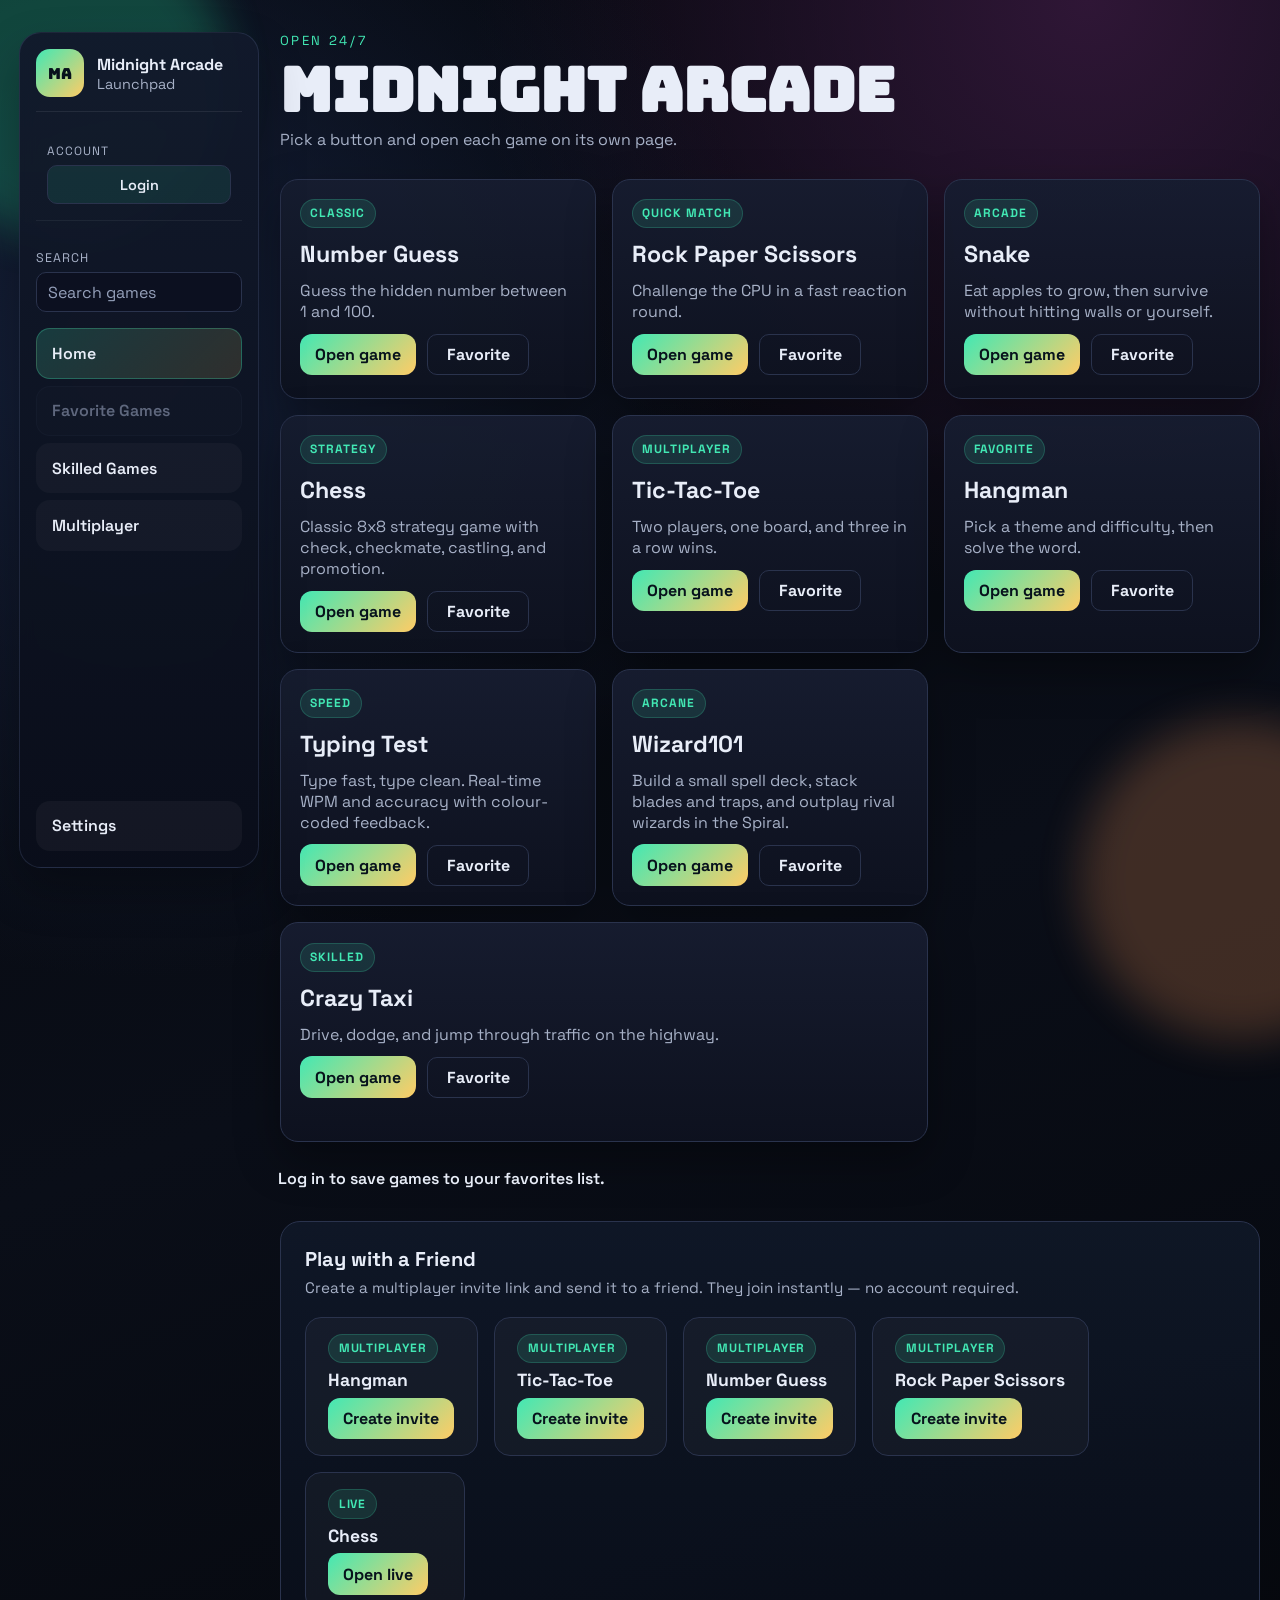
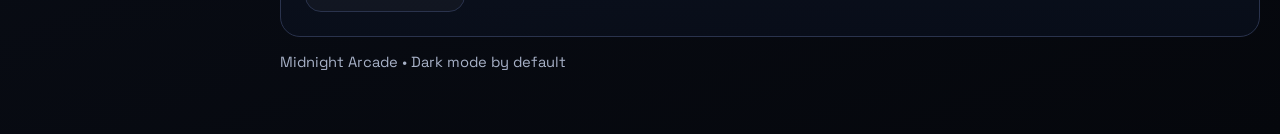
<file: index.html>
<!DOCTYPE html>
<html lang="en">
  <head>
    <meta charset="UTF-8" />
    <meta name="viewport" content="width=device-width, initial-scale=1.0" />
    <title>Midnight Arcade</title>
    <link rel="preconnect" href="https://fonts.googleapis.com" />
    <link rel="preconnect" href="https://fonts.gstatic.com" crossorigin />
    <link
      href="https://fonts.googleapis.com/css2?family=Bungee:wght@400&family=Space+Grotesk:wght@400;500;700&display=swap"
      rel="stylesheet"
    />
    <link rel="stylesheet" href="styles.css" />
  </head>
  <body id="top" data-page="home">
    <div class="orb orb-left" aria-hidden="true"></div>
    <div class="orb orb-right" aria-hidden="true"></div>

    <div class="app-shell">
      <aside class="sidebar">
        <div class="sidebar-brand">
          <span class="sidebar-mark">MA</span>
          <div>
            <p class="sidebar-title">Midnight Arcade</p>
            <p class="sidebar-subtitle">Launchpad</p>
          </div>
        </div>

        <div class="sidebar-account">
          <p class="account-label">Account</p>
          <button id="sidebar-login-btn" class="sidebar-account-btn" type="button">Login</button>
          <div id="sidebar-user-info" class="sidebar-user-info hidden">
            <p id="sidebar-username" class="sidebar-username">User</p>
            <button id="sidebar-logout-btn" class="sidebar-account-btn ghost-btn" type="button">Logout</button>
          </div>
        </div>

        <label class="sidebar-search" for="sidebar-search-input">
          <span>Search</span>
          <input id="sidebar-search-input" type="search" placeholder="Search games" />
        </label>

        <nav class="sidebar-nav" aria-label="Homepage navigation">
          <a class="sidebar-link active" href="index.html">Home</a>
          <a class="sidebar-link" data-favorites-link href="favorite-games.html">Favorite Games</a>
          <a class="sidebar-link" href="crazy-taxi.html">Skilled Games</a>
          <a class="sidebar-link" href="tic-tac-toe.html">Multiplayer</a>
        </nav>

        <button class="sidebar-settings" type="button">Settings</button>
        <div id="settings-panel" class="settings-panel hidden">
          <div class="settings-content">
            <div class="settings-header">
              <h2>Settings</h2>
              <button id="settings-close" class="settings-close" type="button">✕</button>
            </div>
            <div class="settings-body">
              <div class="settings-group">
                <label class="settings-item">
                  <span>Light Mode</span>
                  <input id="light-mode-toggle" type="checkbox" />
                </label>
              </div>
              <div class="settings-group">
                <p class="settings-label">Game Volume</p>
                <label class="settings-item">
                  <span>Master Volume</span>
                  <input id="volume-slider" type="range" min="0" max="100" value="70" />
                </label>
                <p id="volume-display" class="volume-display">70%</p>
              </div>
              <div class="settings-group">
                <p class="settings-label">Account</p>
                <div class="settings-actions">
                  <button id="settings-auth-btn" class="settings-action-btn" type="button">Login</button>
                  <button id="settings-delete-account-btn" class="settings-action-btn danger-btn" type="button">Delete Account</button>
                </div>
                <p id="settings-account-status" class="status-text">Not signed in.</p>
              </div>
            </div>
          </div>
        </div>
        <div id="settings-delete-confirm" class="settings-confirmation hidden" role="dialog" aria-modal="true" aria-labelledby="settings-delete-title">
          <div class="settings-confirmation-card">
            <h3 id="settings-delete-title">Delete Account?</h3>
            <p>This permanently removes your account from this browser.</p>
            <div class="settings-actions">
              <button id="settings-cancel-delete-btn" class="settings-action-btn ghost-btn" type="button">Cancel</button>
              <button id="settings-confirm-delete-btn" class="settings-action-btn danger-btn" type="button">Yes, delete it</button>
            </div>
          </div>
        </div>
      </aside>

      <div class="page-content">
        <header class="hero">
          <p class="eyebrow">Open 24/7</p>
          <h1>Midnight Arcade</h1>
          <p class="subtitle">Pick a button and open each game on its own page.</p>
        </header>

        <main class="launcher-grid" aria-label="Game launcher">
          <article class="launcher-card">
            <span class="launcher-tag">Classic</span>
            <h2 class="launcher-title">Number Guess</h2>
            <p class="launcher-copy">Guess the hidden number between 1 and 100.</p>
            <div class="launcher-card-actions">
              <a class="launcher-cta" href="number-guess.html">Open game</a>
              <button class="launcher-favorite-btn ghost-btn" type="button" data-game-path="number-guess.html">Favorite</button>
            </div>
          </article>

          <article class="launcher-card">
            <span class="launcher-tag">Quick Match</span>
            <h2 class="launcher-title">Rock Paper Scissors</h2>
            <p class="launcher-copy">Challenge the CPU in a fast reaction round.</p>
            <div class="launcher-card-actions">
              <a class="launcher-cta" href="rock-paper-scissors.html">Open game</a>
              <button class="launcher-favorite-btn ghost-btn" type="button" data-game-path="rock-paper-scissors.html">Favorite</button>
            </div>
          </article>

          <article class="launcher-card">
            <span class="launcher-tag">Arcade</span>
            <h2 class="launcher-title">Snake</h2>
            <p class="launcher-copy">Eat apples to grow, then survive without hitting walls or yourself.</p>
            <div class="launcher-card-actions">
              <a class="launcher-cta" href="snake.html">Open game</a>
              <button class="launcher-favorite-btn ghost-btn" type="button" data-game-path="snake.html">Favorite</button>
            </div>
          </article>

          <article class="launcher-card">
            <span class="launcher-tag">Strategy</span>
            <h2 class="launcher-title">Chess</h2>
            <p class="launcher-copy">Classic 8x8 strategy game with check, checkmate, castling, and promotion.</p>
            <div class="launcher-card-actions">
              <a class="launcher-cta" href="chess.html">Open game</a>
              <button class="launcher-favorite-btn ghost-btn" type="button" data-game-path="chess.html">Favorite</button>
            </div>
          </article>

          <article class="launcher-card">
            <span class="launcher-tag">Multiplayer</span>
            <h2 class="launcher-title">Tic-Tac-Toe</h2>
            <p class="launcher-copy">Two players, one board, and three in a row wins.</p>
            <div class="launcher-card-actions">
              <a class="launcher-cta" href="tic-tac-toe.html">Open game</a>
              <button class="launcher-favorite-btn ghost-btn" type="button" data-game-path="tic-tac-toe.html">Favorite</button>
            </div>
          </article>

          <article class="launcher-card">
            <span class="launcher-tag">Favorite</span>
            <h2 class="launcher-title">Hangman</h2>
            <p class="launcher-copy">Pick a theme and difficulty, then solve the word.</p>
            <div class="launcher-card-actions">
              <a class="launcher-cta" href="hangman.html">Open game</a>
              <button class="launcher-favorite-btn ghost-btn" type="button" data-game-path="hangman.html">Favorite</button>
            </div>
          </article>

          <article class="launcher-card">
            <span class="launcher-tag">Speed</span>
            <h2 class="launcher-title">Typing Test</h2>
            <p class="launcher-copy">Type fast, type clean. Real-time WPM and accuracy with colour-coded feedback.</p>
            <div class="launcher-card-actions">
              <a class="launcher-cta" href="typing-test.html">Open game</a>
              <button class="launcher-favorite-btn ghost-btn" type="button" data-game-path="typing-test.html">Favorite</button>
            </div>
          </article>

          <article class="launcher-card">
            <span class="launcher-tag">Arcane</span>
            <h2 class="launcher-title">Wizard101</h2>
            <p class="launcher-copy">Build a small spell deck, stack blades and traps, and outplay rival wizards in the Spiral.</p>
            <div class="launcher-card-actions">
              <a class="launcher-cta" href="wizard101.html">Open game</a>
              <button class="launcher-favorite-btn ghost-btn" type="button" data-game-path="wizard101.html">Favorite</button>
            </div>
          </article>

          <article class="launcher-card launcher-card-wide">
            <span class="launcher-tag">Skilled</span>
            <h2 class="launcher-title">Crazy Taxi</h2>
            <p class="launcher-copy">Drive, dodge, and jump through traffic on the highway.</p>
            <div class="launcher-card-actions">
              <a class="launcher-cta" href="crazy-taxi.html">Open game</a>
              <button class="launcher-favorite-btn ghost-btn" type="button" data-game-path="crazy-taxi.html">Favorite</button>
            </div>
          </article>
        </main>

        <p id="home-favorite-status" class="status-text home-favorite-status">Log in to save games to your favorites list.</p>

        <section class="mp-invite-section">
          <h2 class="mp-invite-title">Play with a Friend</h2>
          <p class="mp-invite-desc">Create a multiplayer invite link and send it to a friend. They join instantly — no account required.</p>
          <div class="mp-invite-choices">
            <a class="mp-invite-choice" href="hangman.html?create=1">
              <span class="launcher-tag">Multiplayer</span>
              <span class="mp-invite-choice-name">Hangman</span>
              <span class="launcher-cta">Create invite</span>
            </a>
            <a class="mp-invite-choice" href="tic-tac-toe.html?create=1">
              <span class="launcher-tag">Multiplayer</span>
              <span class="mp-invite-choice-name">Tic-Tac-Toe</span>
              <span class="launcher-cta">Create invite</span>
            </a>
            <a class="mp-invite-choice" href="number-guess.html?create=1">
              <span class="launcher-tag">Multiplayer</span>
              <span class="mp-invite-choice-name">Number Guess</span>
              <span class="launcher-cta">Create invite</span>
            </a>
            <a class="mp-invite-choice" href="rock-paper-scissors.html?create=1">
              <span class="launcher-tag">Multiplayer</span>
              <span class="mp-invite-choice-name">Rock Paper Scissors</span>
              <span class="launcher-cta">Create invite</span>
            </a>
            <a class="mp-invite-choice" href="chess.html?mode=live">
              <span class="launcher-tag">Live</span>
              <span class="mp-invite-choice-name">Chess</span>
              <span class="launcher-cta">Open live</span>
            </a>
          </div>
        </section>

        <footer class="site-footer">
          <p>Midnight Arcade • Dark mode by default</p>
        </footer>
      </div>
    </div>

    <script src="script.js"></script>
  </body>
</html>
</file>
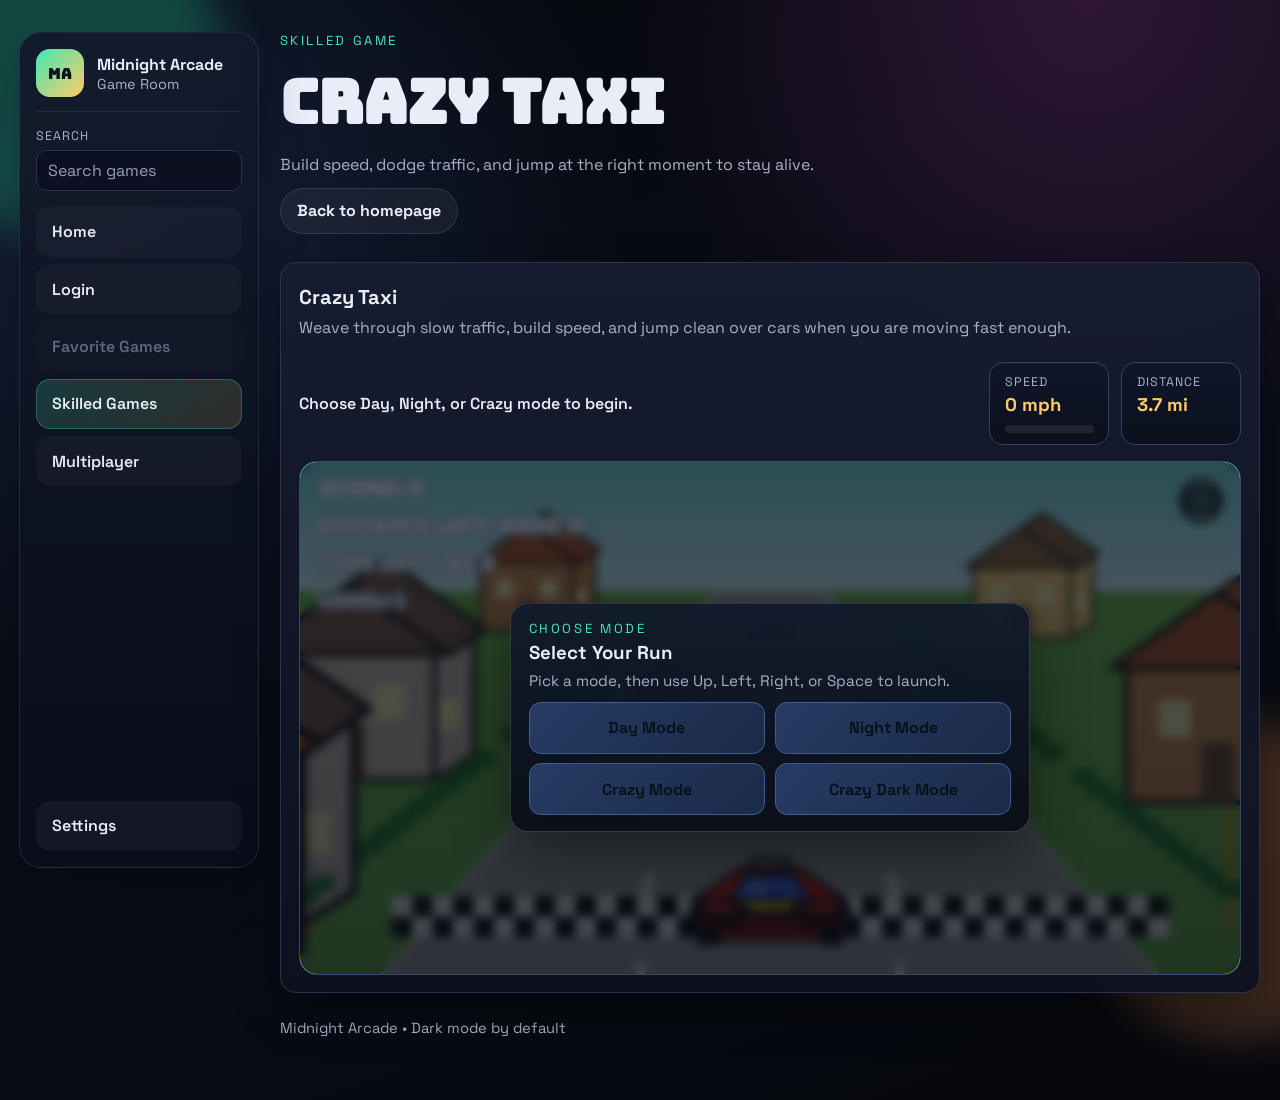
<file: crazy-taxi.html>
<!DOCTYPE html>
<html lang="en">
  <head>
    <meta charset="UTF-8" />
    <meta name="viewport" content="width=device-width, initial-scale=1.0" />
    <title>Crazy Taxi | Midnight Arcade</title>
    <link rel="preconnect" href="https://fonts.googleapis.com" />
    <link rel="preconnect" href="https://fonts.gstatic.com" crossorigin />
    <link
      href="https://fonts.googleapis.com/css2?family=Bungee:wght@400&family=Space+Grotesk:wght@400;500;700&display=swap"
      rel="stylesheet"
    />
    <link rel="stylesheet" href="styles.css" />
  </head>
  <body id="top" data-page="crazy-taxi">
    <div class="orb orb-left" aria-hidden="true"></div>
    <div class="orb orb-right" aria-hidden="true"></div>

    <div class="app-shell">
      <aside class="sidebar">
        <div class="sidebar-brand">
          <span class="sidebar-mark">MA</span>
          <div>
            <p class="sidebar-title">Midnight Arcade</p>
            <p class="sidebar-subtitle">Game Room</p>
          </div>
        </div>

        <label class="sidebar-search" for="sidebar-search-input">
          <span>Search</span>
          <input id="sidebar-search-input" type="search" placeholder="Search games" />
        </label>

        <nav class="sidebar-nav" aria-label="Homepage navigation">
          <a class="sidebar-link" href="index.html">Home</a>
          <a class="sidebar-link" href="login.html">Login</a>
          <a class="sidebar-link" data-favorites-link href="favorite-games.html">Favorite Games</a>
          <a class="sidebar-link active" href="crazy-taxi.html">Skilled Games</a>
          <a class="sidebar-link" href="tic-tac-toe.html">Multiplayer</a>
        </nav>

        <button class="sidebar-settings" type="button">Settings</button>
      </aside>

      <div class="page-content">
        <header class="hero page-hero">
          <p class="eyebrow">Skilled Game</p>
          <h1>Crazy Taxi</h1>
          <p class="subtitle">Build speed, dodge traffic, and jump at the right moment to stay alive.</p>
          <a class="back-link" href="index.html">Back to homepage</a>
        </header>

        <main class="games-grid single-game-grid">
          <section class="game-card taxi-card" id="crazy-taxi-game">
            <div class="taxi-header">
              <div>
                <h2>Crazy Taxi</h2>
                <p class="game-description">Weave through slow traffic, build speed, and jump clean over cars when you are moving fast enough.</p>
              </div>
            </div>
            <div class="taxi-hud">
              <p id="taxi-status" class="status-text">Press the arrow keys to drive. Space jumps once you have enough speed.</p>
              <div class="taxi-meters">
                <div class="speedometer">
                  <span class="speedometer-label">Speed</span>
                  <strong><span id="taxi-speed">0</span> mph</strong>
                  <div class="speedometer-track" aria-hidden="true">
                    <div id="taxi-speed-fill" class="speedometer-fill"></div>
                  </div>
                </div>
                <div class="speedometer">
                  <span class="speedometer-label">Distance</span>
                  <strong><span id="taxi-distance">0.0</span> mi</strong>
                </div>
              </div>
            </div>
            <div class="taxi-canvas-wrap">
              <div id="taxi-mode-screen" class="taxi-mode-screen" role="dialog" aria-modal="true" aria-labelledby="taxi-mode-title">
                <div class="taxi-mode-panel">
                  <p class="eyebrow">Choose Mode</p>
                  <h3 id="taxi-mode-title">Select Your Run</h3>
                  <p class="meta-text">Pick a mode, then use Up, Left, Right, or Space to launch.</p>
                  <div class="taxi-mode-actions">
                    <button class="taxi-mode-btn" data-taxi-mode="day" type="button">Day Mode</button>
                    <button class="taxi-mode-btn" data-taxi-mode="night" type="button">Night Mode</button>
                    <button class="taxi-mode-btn" data-taxi-mode="crazy" type="button">Crazy Mode</button>
                    <button class="taxi-mode-btn" data-taxi-mode="crazy-dark" type="button">Crazy Dark Mode</button>
                  </div>
                </div>
              </div>
              <div id="taxi-wanted" class="taxi-wanted hidden" aria-live="polite">
                <span class="taxi-wanted-label">Wanted</span>
                <span id="taxi-wanted-stars" class="taxi-wanted-stars">★★★★★</span>
              </div>
              <button id="taxi-menu-btn" class="taxi-menu-btn" type="button" aria-haspopup="dialog" aria-controls="taxi-menu" aria-expanded="false">
                <span></span>
                <span></span>
                <span></span>
              </button>
              <canvas id="taxi-canvas" width="920" height="500" aria-label="Crazy Taxi game canvas"></canvas>
              <div id="taxi-menu" class="taxi-menu" role="dialog" aria-modal="false" aria-labelledby="taxi-menu-title" hidden>
                <div class="taxi-menu-panel">
                  <div class="taxi-menu-header">
                    <h3 id="taxi-menu-title">Paused</h3>
                    <button id="taxi-close-menu-btn" class="taxi-close-btn" type="button" aria-label="Close settings menu">×</button>
                  </div>
                  <div class="taxi-menu-actions">
                    <button id="taxi-resume-btn" type="button">Resume</button>
                    <button id="taxi-reset-btn" class="ghost-btn" type="button">Restart Run</button>
                    <button id="taxi-change-mode-btn" class="ghost-btn" type="button">Change Mode</button>
                  </div>
                  <div class="taxi-menu-section">
                    <p>Controls</p>
                    <span>Left / Right: change lanes</span>
                    <span>Up: accelerate</span>
                    <span>Down: brake</span>
                    <span>Space: jump</span>
                  </div>
                </div>
              </div>
            </div>
          </section>
        </main>

        <footer class="site-footer">
          <p>Midnight Arcade • Dark mode by default</p>
        </footer>
      </div>
    </div>

    <script src="script.js"></script>
  </body>
</html>
</file>
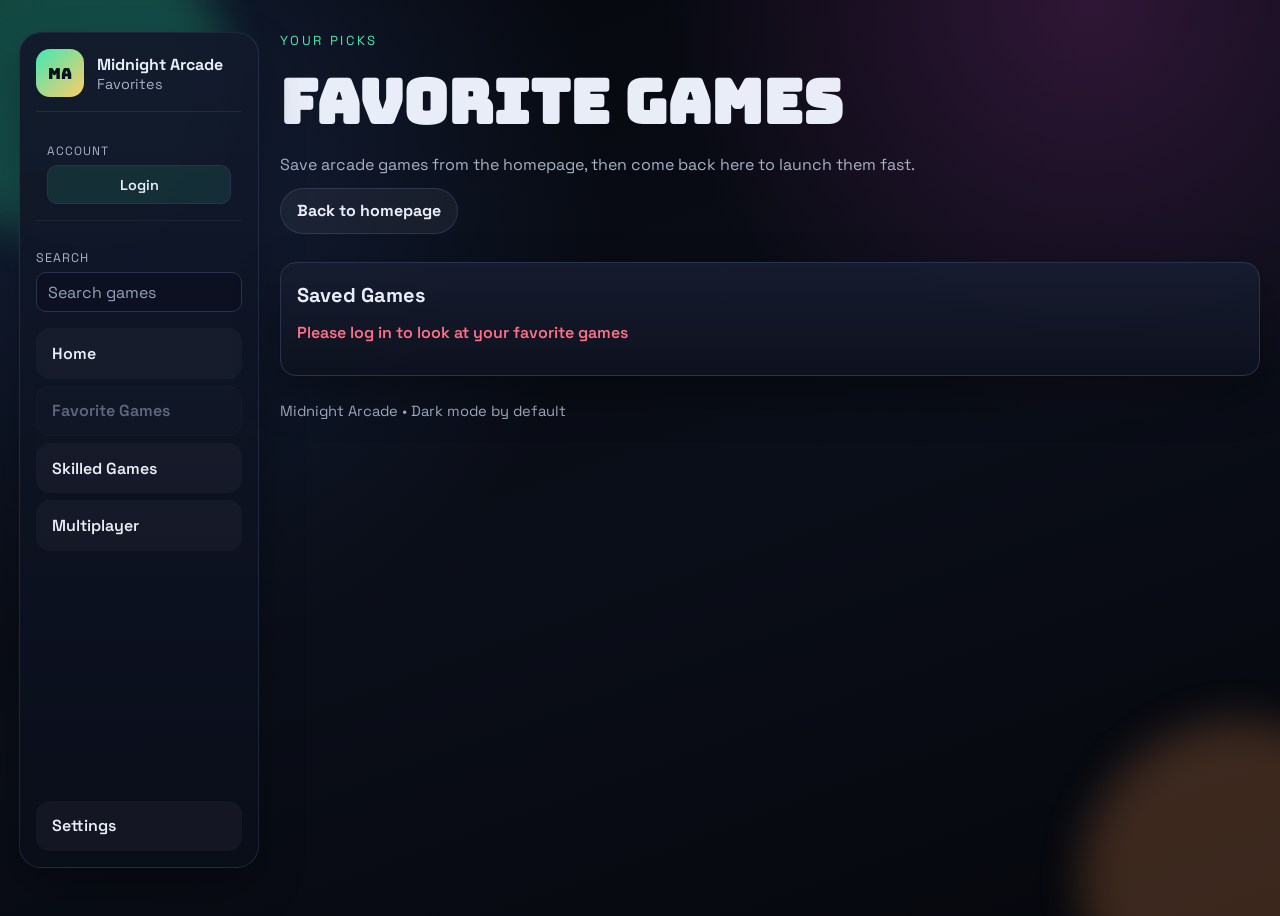
<file: favorite-games.html>
<!DOCTYPE html>
<html lang="en">
  <head>
    <meta charset="UTF-8" />
    <meta name="viewport" content="width=device-width, initial-scale=1.0" />
    <title>Favorite Games | Midnight Arcade</title>
    <link rel="preconnect" href="https://fonts.googleapis.com" />
    <link rel="preconnect" href="https://fonts.gstatic.com" crossorigin />
    <link
      href="https://fonts.googleapis.com/css2?family=Bungee:wght@400&family=Space+Grotesk:wght@400;500;700&display=swap"
      rel="stylesheet"
    />
    <link rel="stylesheet" href="styles.css" />
  </head>
  <body id="top" data-page="favorites">
    <div class="orb orb-left" aria-hidden="true"></div>
    <div class="orb orb-right" aria-hidden="true"></div>

    <div class="app-shell">
      <aside class="sidebar">
        <div class="sidebar-brand">
          <span class="sidebar-mark">MA</span>
          <div>
            <p class="sidebar-title">Midnight Arcade</p>
            <p class="sidebar-subtitle">Favorites</p>
          </div>
        </div>

        <div class="sidebar-account">
          <p class="account-label">Account</p>
          <button id="sidebar-login-btn" class="sidebar-account-btn" type="button">Login</button>
          <div id="sidebar-user-info" class="sidebar-user-info hidden">
            <p id="sidebar-username" class="sidebar-username">User</p>
            <button id="sidebar-logout-btn" class="sidebar-account-btn ghost-btn" type="button">Logout</button>
          </div>
        </div>

        <label class="sidebar-search" for="sidebar-search-input">
          <span>Search</span>
          <input id="sidebar-search-input" type="search" placeholder="Search games" />
        </label>

        <nav class="sidebar-nav" aria-label="Homepage navigation">
          <a class="sidebar-link" href="index.html">Home</a>
          <a class="sidebar-link active" data-favorites-link href="favorite-games.html">Favorite Games</a>
          <a class="sidebar-link" href="crazy-taxi.html">Skilled Games</a>
          <a class="sidebar-link" href="tic-tac-toe.html">Multiplayer</a>
        </nav>

        <button class="sidebar-settings" type="button">Settings</button>
        <div id="settings-panel" class="settings-panel hidden">
          <div class="settings-content">
            <div class="settings-header">
              <h2>Settings</h2>
              <button id="settings-close" class="settings-close" type="button">✕</button>
            </div>
            <div class="settings-body">
              <div class="settings-group">
                <label class="settings-item">
                  <span>Light Mode</span>
                  <input id="light-mode-toggle" type="checkbox" />
                </label>
              </div>
              <div class="settings-group">
                <p class="settings-label">Game Volume</p>
                <label class="settings-item">
                  <span>Master Volume</span>
                  <input id="volume-slider" type="range" min="0" max="100" value="70" />
                </label>
                <p id="volume-display" class="volume-display">70%</p>
              </div>
              <div class="settings-group">
                <p class="settings-label">Account</p>
                <div class="settings-actions">
                  <button id="settings-auth-btn" class="settings-action-btn" type="button">Login</button>
                  <button id="settings-delete-account-btn" class="settings-action-btn danger-btn" type="button">Delete Account</button>
                </div>
                <p id="settings-account-status" class="status-text">Not signed in.</p>
              </div>
            </div>
          </div>
        </div>
        <div id="settings-delete-confirm" class="settings-confirmation hidden" role="dialog" aria-modal="true" aria-labelledby="settings-delete-title">
          <div class="settings-confirmation-card">
            <h3 id="settings-delete-title">Delete Account?</h3>
            <p>This permanently removes your account from this browser.</p>
            <div class="settings-actions">
              <button id="settings-cancel-delete-btn" class="settings-action-btn ghost-btn" type="button">Cancel</button>
              <button id="settings-confirm-delete-btn" class="settings-action-btn danger-btn" type="button">Yes, delete it</button>
            </div>
          </div>
        </div>
      </aside>

      <div class="page-content">
        <header class="hero page-hero">
          <p class="eyebrow">Your Picks</p>
          <h1>Favorite Games</h1>
          <p class="subtitle">Save arcade games from the homepage, then come back here to launch them fast.</p>
          <a class="back-link" href="index.html">Back to homepage</a>
        </header>

        <main class="games-grid single-game-grid">
          <section class="game-card favorites-page-card">
            <h2>Saved Games</h2>
            <p id="favorites-status" class="status-text">Loading your favorites...</p>
            <div id="favorites-grid" class="launcher-grid favorites-grid"></div>
          </section>
        </main>

        <footer class="site-footer">
          <p>Midnight Arcade • Dark mode by default</p>
        </footer>
      </div>
    </div>

    <script src="script.js"></script>
  </body>
</html>
</file>
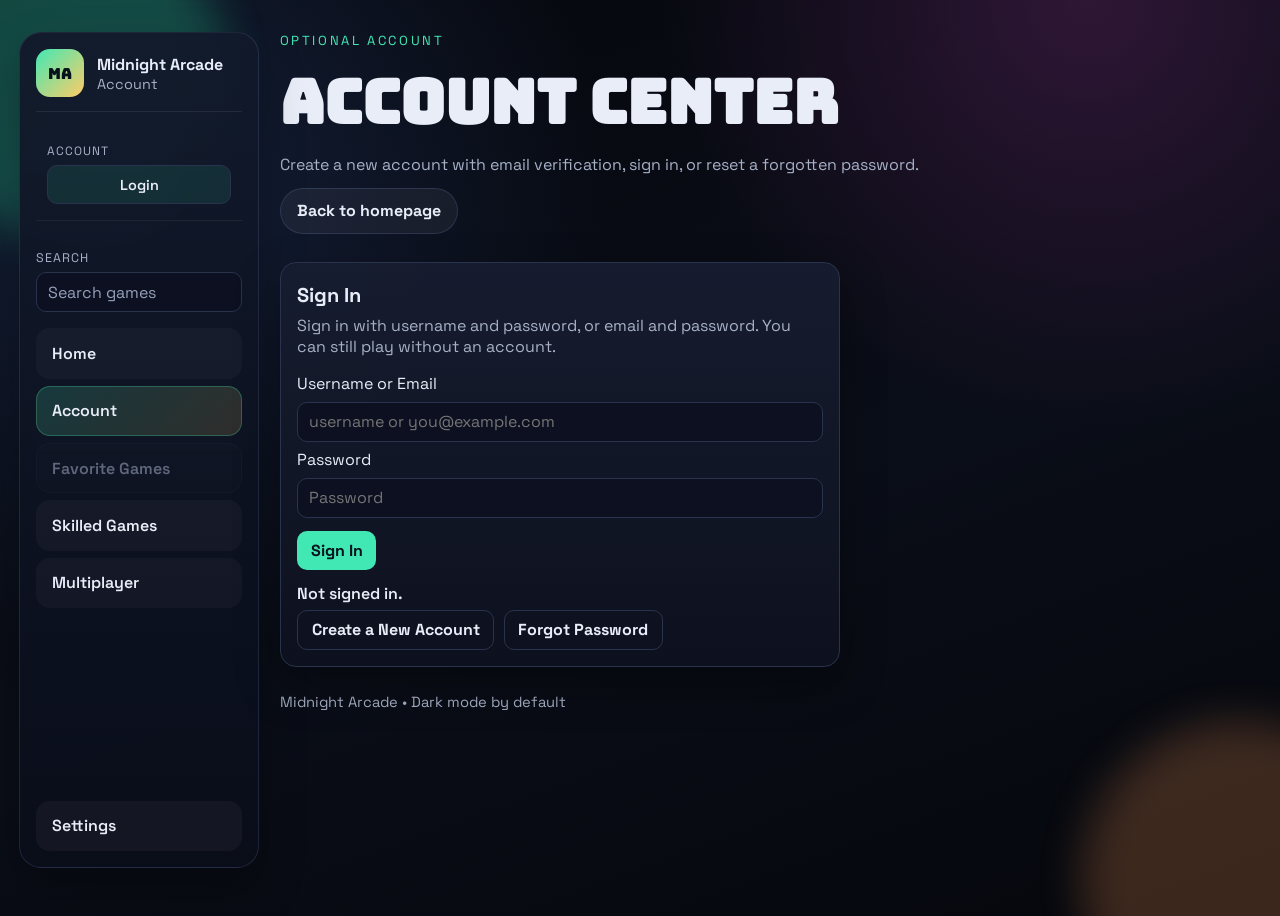
<file: login.html>
<!DOCTYPE html>
<html lang="en">
  <head>
    <meta charset="UTF-8" />
    <meta name="viewport" content="width=device-width, initial-scale=1.0" />
    <title>Login | Midnight Arcade</title>
    <link rel="preconnect" href="https://fonts.googleapis.com" />
    <link rel="preconnect" href="https://fonts.gstatic.com" crossorigin />
    <link
      href="https://fonts.googleapis.com/css2?family=Bungee:wght@400&family=Space+Grotesk:wght@400;500;700&display=swap"
      rel="stylesheet"
    />
    <link rel="stylesheet" href="styles.css" />
  </head>
  <body id="top" data-page="login">
    <div class="orb orb-left" aria-hidden="true"></div>
    <div class="orb orb-right" aria-hidden="true"></div>

    <div class="app-shell">
      <aside class="sidebar">
        <div class="sidebar-brand">
          <span class="sidebar-mark">MA</span>
          <div>
            <p class="sidebar-title">Midnight Arcade</p>
            <p class="sidebar-subtitle">Account</p>
          </div>
        </div>

        <div class="sidebar-account">
          <p class="account-label">Account</p>
          <button id="sidebar-login-btn" class="sidebar-account-btn" type="button">Login</button>
          <div id="sidebar-user-info" class="sidebar-user-info hidden">
            <p id="sidebar-username" class="sidebar-username">User</p>
            <button id="sidebar-logout-btn" class="sidebar-account-btn ghost-btn" type="button">Logout</button>
          </div>
        </div>

        <label class="sidebar-search" for="sidebar-search-input">
          <span>Search</span>
          <input id="sidebar-search-input" type="search" placeholder="Search games" />
        </label>

        <nav class="sidebar-nav" aria-label="Homepage navigation">
          <a class="sidebar-link" href="index.html">Home</a>
          <a class="sidebar-link active" href="login.html">Account</a>
          <a class="sidebar-link" data-favorites-link href="favorite-games.html">Favorite Games</a>
          <a class="sidebar-link" href="crazy-taxi.html">Skilled Games</a>
          <a class="sidebar-link" href="tic-tac-toe.html">Multiplayer</a>
        </nav>

        <button class="sidebar-settings" type="button">Settings</button>
        <div id="settings-panel" class="settings-panel hidden">
          <div class="settings-content">
            <div class="settings-header">
              <h2>Settings</h2>
              <button id="settings-close" class="settings-close" type="button">X</button>
            </div>
            <div class="settings-body">
              <div class="settings-group">
                <label class="settings-item">
                  <span>Light Mode</span>
                  <input id="light-mode-toggle" type="checkbox" />
                </label>
              </div>
              <div class="settings-group">
                <p class="settings-label">Game Volume</p>
                <label class="settings-item">
                  <span>Master Volume</span>
                  <input id="volume-slider" type="range" min="0" max="100" value="70" />
                </label>
                <p id="volume-display" class="volume-display">70%</p>
              </div>
              <div class="settings-group">
                <p class="settings-label">Account</p>
                <div class="settings-actions">
                  <button id="settings-auth-btn" class="settings-action-btn" type="button">Login</button>
                  <button id="settings-delete-account-btn" class="settings-action-btn danger-btn" type="button">Delete Account</button>
                </div>
                <p id="settings-account-status" class="status-text">Not signed in.</p>
              </div>
            </div>
          </div>
        </div>
        <div id="settings-delete-confirm" class="settings-confirmation hidden" role="dialog" aria-modal="true" aria-labelledby="settings-delete-title">
          <div class="settings-confirmation-card">
            <h3 id="settings-delete-title">Delete Account?</h3>
            <p>This permanently removes your account from this browser.</p>
            <div class="settings-actions">
              <button id="settings-cancel-delete-btn" class="settings-action-btn ghost-btn" type="button">Cancel</button>
              <button id="settings-confirm-delete-btn" class="settings-action-btn danger-btn" type="button">Yes, delete it</button>
            </div>
          </div>
        </div>
      </aside>

      <div class="page-content">
        <header class="hero page-hero">
          <p class="eyebrow">Optional Account</p>
          <h1>Account Center</h1>
          <p class="subtitle">Create a new account with email verification, sign in, or reset a forgotten password.</p>
          <a class="back-link" href="index.html">Back to homepage</a>
        </header>

        <main class="games-grid single-game-grid">
          <section id="sign-in-panel" class="game-card login-card">
            <h2>Sign In</h2>
            <p class="game-description">Sign in with username and password, or email and password. You can still play without an account.</p>
            <form id="login-form" class="login-form" autocomplete="off">
              <label for="login-identifier">Username or Email</label>
              <input id="login-identifier" type="text" required placeholder="username or you@example.com" />
              <label for="login-password">Password</label>
              <input id="login-password" type="password" minlength="6" maxlength="64" required placeholder="Password" />
              <div class="login-actions">
                <button type="submit">Sign In</button>
                <button id="logout-btn" class="ghost-btn" type="button">Log Out</button>
              </div>
            </form>
            <p id="login-status" class="status-text">Not signed in.</p>
            <div class="login-actions">
              <button id="go-create-account" class="ghost-btn" type="button">Create a New Account</button>
              <button id="go-forgot-password" class="ghost-btn" type="button">Forgot Password</button>
            </div>
          </section>

          <section id="create-panel" class="game-card login-card hidden">
            <h2>Create New Account</h2>
            <p class="game-description">Create an account, enter your email, then verify using the code or link sent to that email.</p>
            <form id="create-account-form" class="login-form" autocomplete="off">
              <label for="create-username">Username</label>
              <input id="create-username" type="text" minlength="3" maxlength="24" required placeholder="Player name" />
              <label for="create-email">Email</label>
              <input id="create-email" type="email" required placeholder="you@example.com" />
              <label for="create-password">Password</label>
              <input id="create-password" type="password" minlength="6" maxlength="64" required placeholder="At least 6 characters" />
              <label for="create-password-confirm">Confirm Password</label>
              <input id="create-password-confirm" type="password" minlength="6" maxlength="64" required placeholder="Re-enter password" />
              <div class="login-actions">
                <button type="submit">Create Account</button>
                <button id="back-to-sign-in-from-create" class="ghost-btn" type="button">Back to Sign In</button>
              </div>
            </form>
            <p id="create-account-status" class="status-text">No account created yet.</p>
            <p id="create-account-link" class="meta-text"></p>
          </section>

          <section id="verify-panel" class="game-card login-card hidden">
            <h2>Verify Email Code</h2>
            <p class="game-description">Paste the verification code you received by email and activate your account.</p>
            <form id="verify-account-form" class="login-form" autocomplete="off">
              <label for="verify-email">Email</label>
              <input id="verify-email" type="email" required placeholder="you@example.com" />
              <label for="verify-code">Verification Code</label>
              <input id="verify-code" type="text" minlength="6" maxlength="6" required placeholder="6-digit code" />
              <div class="login-actions">
                <button type="submit">Verify Account</button>
                <button id="back-to-sign-in-from-verify" class="ghost-btn" type="button">Back to Sign In</button>
              </div>
            </form>
            <p id="verify-account-status" class="status-text">Waiting for code.</p>
          </section>

          <section id="forgot-panel" class="game-card login-card hidden">
            <h2>Forgot Password</h2>
            <p class="game-description">Request a reset link/code by email, then set a new password.</p>
            <form id="forgot-password-request-form" class="login-form" autocomplete="off">
              <label for="forgot-email">Email</label>
              <input id="forgot-email" type="email" required placeholder="you@example.com" />
              <div class="login-actions">
                <button type="submit">Send Reset Link</button>
                <button id="back-to-sign-in-from-forgot" class="ghost-btn" type="button">Back to Sign In</button>
              </div>
            </form>
            <form id="forgot-password-reset-form" class="login-form" autocomplete="off">
              <label for="reset-email">Email</label>
              <input id="reset-email" type="email" required placeholder="you@example.com" />
              <label for="reset-code">Reset Code</label>
              <input id="reset-code" type="text" minlength="6" maxlength="6" required placeholder="6-digit code" />
              <label for="reset-password">New Password</label>
              <input id="reset-password" type="password" minlength="6" maxlength="64" required placeholder="New password" />
              <label for="reset-password-confirm">Confirm New Password</label>
              <input id="reset-password-confirm" type="password" minlength="6" maxlength="64" required placeholder="Confirm new password" />
              <div class="login-actions">
                <button type="submit">Reset Password</button>
              </div>
            </form>
            <p id="forgot-password-status" class="status-text">No reset requested.</p>
            <p id="forgot-password-link-preview" class="meta-text"></p>
          </section>
        </main>

        <footer class="site-footer">
          <p>Midnight Arcade • Dark mode by default</p>
        </footer>
      </div>
    </div>

    <script src="script.js"></script>
  </body>
</html>
</file>
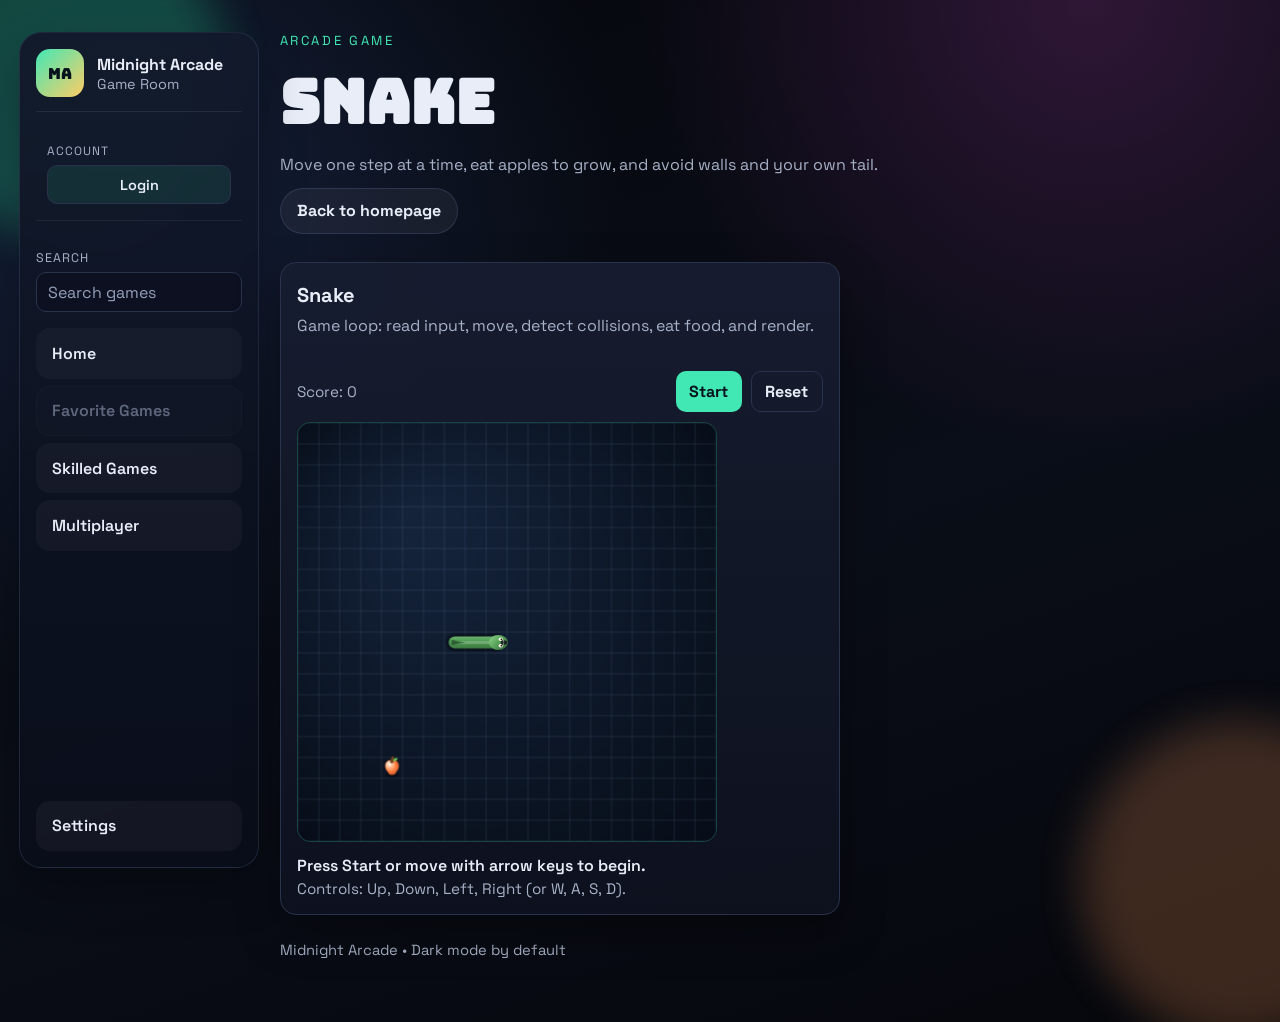
<file: snake.html>
<!DOCTYPE html>
<html lang="en">
  <head>
    <meta charset="UTF-8" />
    <meta name="viewport" content="width=device-width, initial-scale=1.0" />
    <title>Snake | Midnight Arcade</title>
    <link rel="preconnect" href="https://fonts.googleapis.com" />
    <link rel="preconnect" href="https://fonts.gstatic.com" crossorigin />
    <link
      href="https://fonts.googleapis.com/css2?family=Bungee:wght@400&family=Space+Grotesk:wght@400;500;700&display=swap"
      rel="stylesheet"
    />
    <link rel="stylesheet" href="styles.css" />
  </head>
  <body id="top" data-page="snake">
    <div class="orb orb-left" aria-hidden="true"></div>
    <div class="orb orb-right" aria-hidden="true"></div>

    <div class="app-shell">
      <aside class="sidebar">
        <div class="sidebar-brand">
          <span class="sidebar-mark">MA</span>
          <div>
            <p class="sidebar-title">Midnight Arcade</p>
            <p class="sidebar-subtitle">Game Room</p>
          </div>
        </div>

        <div class="sidebar-account">
          <p class="account-label">Account</p>
          <button id="sidebar-login-btn" class="sidebar-account-btn" type="button">Login</button>
          <div id="sidebar-user-info" class="sidebar-user-info hidden">
            <p id="sidebar-username" class="sidebar-username">User</p>
            <button id="sidebar-logout-btn" class="sidebar-account-btn ghost-btn" type="button">Logout</button>
          </div>
        </div>

        <label class="sidebar-search" for="sidebar-search-input">
          <span>Search</span>
          <input id="sidebar-search-input" type="search" placeholder="Search games" />
        </label>

        <nav class="sidebar-nav" aria-label="Homepage navigation">
          <a class="sidebar-link" href="index.html">Home</a>
          <a class="sidebar-link" data-favorites-link href="favorite-games.html">Favorite Games</a>
          <a class="sidebar-link" href="crazy-taxi.html">Skilled Games</a>
          <a class="sidebar-link" href="tic-tac-toe.html">Multiplayer</a>
        </nav>

        <button class="sidebar-settings" type="button">Settings</button>
        <div id="settings-panel" class="settings-panel hidden">
          <div class="settings-content">
            <div class="settings-header">
              <h2>Settings</h2>
              <button id="settings-close" class="settings-close" type="button">✕</button>
            </div>
            <div class="settings-body">
              <div class="settings-group">
                <label class="settings-item">
                  <span>Light Mode</span>
                  <input id="light-mode-toggle" type="checkbox" />
                </label>
              </div>
              <div class="settings-group">
                <p class="settings-label">Game Volume</p>
                <label class="settings-item">
                  <span>Master Volume</span>
                  <input id="volume-slider" type="range" min="0" max="100" value="70" />
                </label>
                <p id="volume-display" class="volume-display">70%</p>
              </div>
              <div class="settings-group">
                <p class="settings-label">Account</p>
                <div class="settings-actions">
                  <button id="settings-auth-btn" class="settings-action-btn" type="button">Login</button>
                  <button id="settings-delete-account-btn" class="settings-action-btn danger-btn" type="button">Delete Account</button>
                </div>
                <p id="settings-account-status" class="status-text">Not signed in.</p>
              </div>
            </div>
          </div>
        </div>
        <div id="settings-delete-confirm" class="settings-confirmation hidden" role="dialog" aria-modal="true" aria-labelledby="settings-delete-title">
          <div class="settings-confirmation-card">
            <h3 id="settings-delete-title">Delete Account?</h3>
            <p>This permanently removes your account from this browser.</p>
            <div class="settings-actions">
              <button id="settings-cancel-delete-btn" class="settings-action-btn ghost-btn" type="button">Cancel</button>
              <button id="settings-confirm-delete-btn" class="settings-action-btn danger-btn" type="button">Yes, delete it</button>
            </div>
          </div>
        </div>
      </aside>

      <div class="page-content">
        <header class="hero page-hero">
          <p class="eyebrow">Arcade Game</p>
          <h1>Snake</h1>
          <p class="subtitle">Move one step at a time, eat apples to grow, and avoid walls and your own tail.</p>
          <a class="back-link" href="index.html">Back to homepage</a>
        </header>

        <main class="games-grid single-game-grid">
          <section class="game-card snake-card" id="snake-game">
            <h2>Snake</h2>
            <p class="game-description">Game loop: read input, move, detect collisions, eat food, and render.</p>
            <div class="snake-hud">
              <p id="snake-score" class="meta-text">Score: 0</p>
              <div class="snake-controls">
                <button id="snake-start-btn" type="button">Start</button>
                <button id="snake-reset-btn" class="ghost-btn" type="button">Reset</button>
              </div>
            </div>
            <canvas id="snake-canvas" class="snake-canvas" width="420" height="420" aria-label="Snake game board"></canvas>
            <p id="snake-status" class="status-text">Press Start or move with arrow keys to begin.</p>
            <p class="meta-text">Controls: Up, Down, Left, Right (or W, A, S, D).</p>
          </section>
        </main>

        <footer class="site-footer">
          <p>Midnight Arcade • Dark mode by default</p>
        </footer>
      </div>
    </div>

    <script src="script.js"></script>
  </body>
</html>
</file>
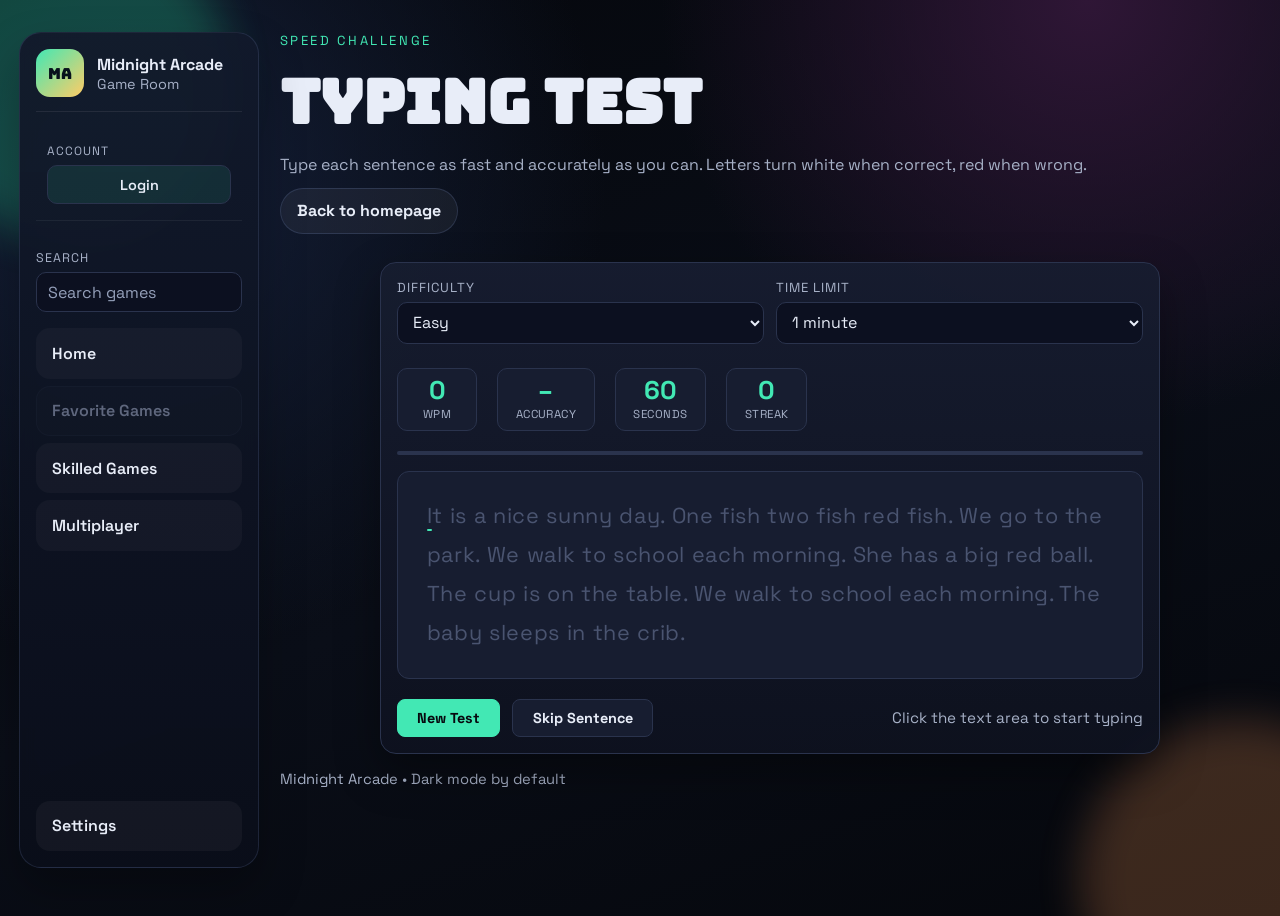
<file: typing-test.html>
<!DOCTYPE html>
<html lang="en">
  <head>
    <meta charset="UTF-8" />
    <meta name="viewport" content="width=device-width, initial-scale=1.0" />
    <title>Typing Test | Midnight Arcade</title>
    <link rel="preconnect" href="https://fonts.googleapis.com" />
    <link rel="preconnect" href="https://fonts.gstatic.com" crossorigin />
    <link
      href="https://fonts.googleapis.com/css2?family=Bungee:wght@400&family=Space+Grotesk:wght@400;500;700&display=swap"
      rel="stylesheet"
    />
    <link rel="stylesheet" href="styles.css" />
    <style>
      /* ── Typing Test specific styles ── */
      .typing-card {
        max-width: 780px;
        width: 100%;
        margin: 0 auto;
      }

      .typing-toolbar {
        display: flex;
        flex-wrap: wrap;
        gap: 0.75rem;
        align-items: center;
        margin-bottom: 1.5rem;
      }

      .typing-toolbar .select-wrap {
        flex: 1 1 140px;
      }

      .typing-custom-time {
        display: flex;
        align-items: center;
        gap: 0.5rem;
        flex: 1 1 260px;
      }

      .typing-custom-time.hidden {
        display: none;
      }

      .typing-custom-time input {
        width: 100%;
        border-radius: 10px;
        border: 1px solid var(--border);
        background: #0c1020;
        color: var(--text);
        padding: 0.55rem 0.7rem;
      }

      /* Stats bar */
      .typing-stats {
        display: flex;
        gap: 1.25rem;
        flex-wrap: wrap;
        margin-bottom: 1.25rem;
      }

      .typing-stat {
        display: flex;
        flex-direction: column;
        align-items: center;
        background: var(--panel-soft);
        border: 1px solid var(--border);
        border-radius: 10px;
        padding: 0.55rem 1.1rem;
        min-width: 80px;
      }

      .typing-stat-value {
        font-size: 1.6rem;
        font-weight: 700;
        color: var(--accent);
        line-height: 1;
      }

      .typing-stat-label {
        font-size: 0.72rem;
        color: var(--muted);
        margin-top: 0.2rem;
        letter-spacing: 0.04em;
        text-transform: uppercase;
      }

      /* Timer colour states */
      .typing-stat-value.warn { color: var(--accent-2); }
      .typing-stat-value.danger { color: var(--danger); }

      /* Sentence display */
      .typing-display {
        position: relative;
        background: var(--panel-soft);
        border: 1px solid var(--border);
        border-radius: 12px;
        padding: 1.6rem 1.8rem 1.6rem;
        margin-bottom: 1.25rem;
        font-size: 1.35rem;
        font-family: "Space Grotesk", monospace;
        letter-spacing: 0.03em;
        line-height: 1.8;
        min-height: 12rem;
        cursor: text;
        user-select: none;
      }

      .typing-lines {
        display: flex;
        flex-direction: column;
        gap: 0.45rem;
      }

      .typing-line {
        min-height: 1.8em;
        white-space: pre-wrap;
        word-break: break-word;
      }

      .typing-line-preview {
        color: #5f6780;
      }

      .typing-line-active {
        color: #4a5470;
      }

      .typing-char {
        color: #4a5470;   /* untyped – dark grey */
        transition: color 0.06s;
        position: relative;
      }

      .typing-char.correct  { color: #e8edf8; }
      .typing-char.incorrect { color: #ff6f87; }

      /* Cursor bar */
      .typing-char.cursor::after {
        content: "";
        position: absolute;
        left: 0;
        bottom: -2px;
        width: 100%;
        height: 2px;
        background: var(--accent);
        border-radius: 2px;
        animation: blink 0.9s step-end infinite;
      }

      @keyframes blink {
        0%, 100% { opacity: 1; }
        50%  { opacity: 0; }
      }

      /* Hidden real input */
      .typing-input-hidden {
        position: absolute;
        opacity: 0;
        pointer-events: none;
        width: 1px;
        height: 1px;
        overflow: hidden;
      }

      /* Result overlay */
      .typing-result {
        display: none;
        flex-direction: column;
        align-items: center;
        gap: 1rem;
        background: var(--panel-soft);
        border: 1px solid var(--border);
        border-radius: 12px;
        padding: 2rem 1.8rem;
        margin-bottom: 1.25rem;
        text-align: center;
      }

      .typing-result.visible { display: flex; }

      .typing-result h3 {
        margin: 0;
        font-size: 1.4rem;
        color: var(--accent);
      }

      .result-stats {
        display: flex;
        gap: 1.5rem;
        flex-wrap: wrap;
        justify-content: center;
      }

      .result-stat {
        display: flex;
        flex-direction: column;
        align-items: center;
        min-width: 90px;
      }

      .result-stat-value {
        font-size: 2rem;
        font-weight: 700;
        color: var(--text);
      }

      .result-stat-label {
        font-size: 0.72rem;
        color: var(--muted);
        text-transform: uppercase;
        letter-spacing: 0.05em;
      }

      /* Action buttons row */
      .typing-actions {
        display: flex;
        gap: 0.75rem;
        flex-wrap: wrap;
        align-items: center;
      }

      .typing-actions button {
        padding: 0.55rem 1.2rem;
        border-radius: 8px;
        border: 1px solid var(--border);
        background: var(--panel-soft);
        color: var(--text);
        font-family: inherit;
        font-size: 0.9rem;
        cursor: pointer;
        transition: background 0.15s, border-color 0.15s;
      }

      .typing-actions button:hover { background: var(--panel); border-color: var(--accent); }
      .typing-actions button.primary-btn {
        background: var(--accent);
        color: #07090f;
        border-color: var(--accent);
        font-weight: 700;
      }
      .typing-actions button.primary-btn:hover { opacity: 0.88; }

      /* Progress bar */
      .typing-progress-bar {
        height: 4px;
        background: var(--border);
        border-radius: 2px;
        margin-bottom: 1rem;
        overflow: hidden;
      }

      .typing-progress-fill {
        height: 100%;
        background: var(--accent);
        border-radius: 2px;
        width: 0%;
        transition: width 0.1s;
      }

      /* Difficulty badge */
      .diff-easy   { color: var(--accent); }
      .diff-medium { color: var(--accent-2); }
      .diff-hard   { color: var(--danger); }

      /* Light mode adjustments */
      body.light-mode .typing-char { color: #b0b8cc; }
      body.light-mode .typing-char.correct { color: #172231; }
      body.light-mode .typing-line-preview { color: #98a4bd; }
      body.light-mode .typing-display,
      body.light-mode .typing-stat,
      body.light-mode .typing-result {
        background: rgba(255,255,255,0.88);
        border-color: rgba(40,70,110,0.2);
      }
    </style>
  </head>
  <body id="top" data-page="typing-test">
    <div class="orb orb-left" aria-hidden="true"></div>
    <div class="orb orb-right" aria-hidden="true"></div>

    <div class="app-shell">
      <aside class="sidebar">
        <div class="sidebar-brand">
          <span class="sidebar-mark">MA</span>
          <div>
            <p class="sidebar-title">Midnight Arcade</p>
            <p class="sidebar-subtitle">Game Room</p>
          </div>
        </div>

        <div class="sidebar-account">
          <p class="account-label">Account</p>
          <button id="sidebar-login-btn" class="sidebar-account-btn" type="button">Login</button>
          <div id="sidebar-user-info" class="sidebar-user-info hidden">
            <p id="sidebar-username" class="sidebar-username">User</p>
            <button id="sidebar-logout-btn" class="sidebar-account-btn ghost-btn" type="button">Logout</button>
          </div>
        </div>

        <label class="sidebar-search" for="sidebar-search-input">
          <span>Search</span>
          <input id="sidebar-search-input" type="search" placeholder="Search games" />
        </label>

        <nav class="sidebar-nav" aria-label="Homepage navigation">
          <a class="sidebar-link" href="index.html">Home</a>
          <a class="sidebar-link" data-favorites-link href="favorite-games.html">Favorite Games</a>
          <a class="sidebar-link" href="crazy-taxi.html">Skilled Games</a>
          <a class="sidebar-link" href="tic-tac-toe.html">Multiplayer</a>
        </nav>

        <button class="sidebar-settings" type="button">Settings</button>
        <div id="settings-panel" class="settings-panel hidden">
          <div class="settings-content">
            <div class="settings-header">
              <h2>Settings</h2>
              <button id="settings-close" class="settings-close" type="button">✕</button>
            </div>
            <div class="settings-body">
              <div class="settings-group">
                <label class="settings-item">
                  <span>Light Mode</span>
                  <input id="light-mode-toggle" type="checkbox" />
                </label>
              </div>
              <div class="settings-group">
                <p class="settings-label">Game Volume</p>
                <label class="settings-item">
                  <span>Master Volume</span>
                  <input id="volume-slider" type="range" min="0" max="100" value="70" />
                </label>
                <p id="volume-display" class="volume-display">70%</p>
              </div>
              <div class="settings-group">
                <p class="settings-label">Account</p>
                <div class="settings-actions">
                  <button id="settings-auth-btn" class="settings-action-btn" type="button">Login</button>
                  <button id="settings-delete-account-btn" class="settings-action-btn danger-btn" type="button">Delete Account</button>
                </div>
                <p id="settings-account-status" class="status-text">Not signed in.</p>
              </div>
            </div>
          </div>
        </div>
        <div id="settings-delete-confirm" class="settings-confirmation hidden" role="dialog" aria-modal="true" aria-labelledby="settings-delete-title">
          <div class="settings-confirmation-card">
            <h3 id="settings-delete-title">Delete Account?</h3>
            <p>This permanently removes your account from this browser.</p>
            <div class="settings-actions">
              <button id="settings-cancel-delete-btn" class="settings-action-btn ghost-btn" type="button">Cancel</button>
              <button id="settings-confirm-delete-btn" class="settings-action-btn danger-btn" type="button">Yes, delete it</button>
            </div>
          </div>
        </div>
      </aside>

      <div class="page-content">
        <header class="hero page-hero">
          <p class="eyebrow">Speed Challenge</p>
          <h1>Typing Test</h1>
          <p class="subtitle">Type each sentence as fast and accurately as you can. Letters turn white when correct, red when wrong.</p>
          <a class="back-link" href="index.html">Back to homepage</a>
        </header>

        <main class="game-page-layout">
          <section class="game-card typing-card" id="typing-game">

            <!-- Toolbar -->
            <div class="typing-toolbar">
              <label class="select-wrap" for="typing-difficulty">
                <span>Difficulty</span>
                <select id="typing-difficulty">
                  <option value="easy">Easy</option>
                  <option value="medium">Medium</option>
                  <option value="hard">Hard</option>
                </select>
              </label>
              <label class="select-wrap" for="typing-time-limit">
                <span>Time Limit</span>
                <select id="typing-time-limit">
                  <option value="30">30 seconds</option>
                  <option value="60" selected>1 minute</option>
                  <option value="120">2 minutes</option>
                  <option value="other">Other</option>
                </select>
              </label>
              <div class="typing-custom-time hidden" id="typing-custom-time" aria-label="Custom time input">
                <input id="typing-custom-minutes" type="number" min="0" max="59" value="1" placeholder="Minutes" />
                <span class="meta-text">:</span>
                <input id="typing-custom-seconds" type="number" min="0" max="59" value="0" placeholder="Seconds" />
              </div>
            </div>

            <!-- Live stats -->
            <div class="typing-stats" aria-label="Live stats" aria-live="polite">
              <div class="typing-stat">
                <span class="typing-stat-value" id="stat-wpm">0</span>
                <span class="typing-stat-label">WPM</span>
              </div>
              <div class="typing-stat">
                <span class="typing-stat-value" id="stat-accuracy">–</span>
                <span class="typing-stat-label">Accuracy</span>
              </div>
              <div class="typing-stat">
                <span class="typing-stat-value" id="stat-timer">60</span>
                <span class="typing-stat-label">Seconds</span>
              </div>
              <div class="typing-stat">
                <span class="typing-stat-value" id="stat-streak">0</span>
                <span class="typing-stat-label">Streak</span>
              </div>
            </div>

            <!-- Progress bar -->
            <div class="typing-progress-bar" role="progressbar" aria-label="Sentence progress" aria-valuenow="0" aria-valuemin="0" aria-valuemax="100" id="typing-progress-bar">
              <div class="typing-progress-fill" id="typing-progress-fill"></div>
            </div>

            <!-- Sentence display -->
            <div class="typing-display" id="typing-display" aria-label="Type the sentence shown here" tabindex="0">
              <div class="typing-line typing-line-active" id="typing-current-line"></div>
            </div>

            <!-- Hidden real input that captures keystrokes -->
            <input
              class="typing-input-hidden"
              id="typing-input"
              type="text"
              autocomplete="off"
              autocorrect="off"
              autocapitalize="off"
              spellcheck="false"
              aria-hidden="true"
              tabindex="-1"
            />

            <!-- Result overlay -->
            <div class="typing-result" id="typing-result" aria-live="assertive">
              <h3 id="result-heading">Round Complete!</h3>
              <div class="result-stats">
                <div class="result-stat">
                  <span class="result-stat-value" id="result-wpm">0</span>
                  <span class="result-stat-label">WPM</span>
                </div>
                <div class="result-stat">
                  <span class="result-stat-value" id="result-accuracy">0%</span>
                  <span class="result-stat-label">Accuracy</span>
                </div>
                <div class="result-stat">
                  <span class="result-stat-value" id="result-correct">0</span>
                  <span class="result-stat-label">Correct chars</span>
                </div>
                <div class="result-stat">
                  <span class="result-stat-value" id="result-errors">0</span>
                  <span class="result-stat-label">Errors</span>
                </div>
              </div>
            </div>

            <!-- Action buttons -->
            <div class="typing-actions">
              <button class="primary-btn" id="typing-restart-btn" type="button">New Test</button>
              <button id="typing-skip-btn" type="button">Skip Sentence</button>
              <span id="typing-hint" class="meta-text" style="margin-left:auto;">Click the text area to start typing</span>
            </div>

          </section>
        </main>

        <footer class="site-footer">
          <p>Midnight Arcade • Dark mode by default</p>
        </footer>
      </div>
    </div>

    <script src="script.js"></script>
    <script>
    /* ════════════════════════════════════════════════
       Typing Test – full game logic
    ════════════════════════════════════════════════ */
    (function () {
      "use strict";

      let _audioCtx = null;
      function getAudioCtx() {
        if (!_audioCtx) _audioCtx = new (window.AudioContext || window.webkitAudioContext)();
        return _audioCtx;
      }

      function playTone(freq, type, duration, volume) {
        try {
          const ctx = getAudioCtx();
          const osc = ctx.createOscillator();
          const gain = ctx.createGain();
          const masterVol = parseFloat(
            getComputedStyle(document.documentElement).getPropertyValue("--master-volume") || "0.7"
          );
          osc.connect(gain);
          gain.connect(ctx.destination);
          osc.type = type;
          osc.frequency.setValueAtTime(freq, ctx.currentTime);
          gain.gain.setValueAtTime((volume || 0.08) * masterVol, ctx.currentTime);
          gain.gain.exponentialRampToValueAtTime(0.0001, ctx.currentTime + duration);
          osc.start(ctx.currentTime);
          osc.stop(ctx.currentTime + duration);
        } catch (_e) { }
      }

      function soundCorrect()   { playTone(700,  "sine",     0.06, 0.07); }
      function soundIncorrect() { playTone(180,  "sawtooth", 0.08, 0.06); }
      function soundComplete()  {
        playTone(660, "sine", 0.12, 0.1);
        setTimeout(() => playTone(880, "sine", 0.12, 0.1), 130);
        setTimeout(() => playTone(1100,"sine", 0.18, 0.1), 260);
      }
      function soundBackspace() { playTone(320,  "sine",    0.04, 0.04); }

      const SENTENCES = {
        easy: [
          "the cat runs fast",
          "i like to eat apples",
          "we go to the park",
          "this is a simple test",
          "she has a big red ball",
          "the dog runs in the yard",
          "it is a nice sunny day",
          "he can jump very high",
          "my bike is over there",
          "look at the blue sky",
          "one fish two fish red fish",
          "the cup is on the table",
          "she reads a book every day",
          "we walk to school each morning",
          "the baby sleeps in the crib"
        ],
        medium: [
          "the quick brown fox jumps over the lazy dog",
          "practice makes perfect every single day",
          "she sells sea shells by the sea shore",
          "how much wood would a woodchuck chuck",
          "the early bird always catches the worm",
          "never stop learning new things in life",
          "every journey begins with a single step",
          "hard work and dedication always pay off",
          "the stars look beautiful on a clear night",
          "time flies when you are having fun",
          "reading books expands your mind every day",
          "the mountain trail was long but rewarding",
          "sunrise over the ocean fills the soul",
          "a good plan today beats a perfect one tomorrow",
          "kind words cost nothing but mean everything"
        ],
        hard: [
          "sphinx of black quartz judge my vow",
          "five boxing wizards jump quickly at dawn",
          "how vexingly quick daft zebras jump",
          "the jazz musician played exotic waltzes",
          "a quart jar of oil mixed with zinc",
          "pack my box with five dozen liquor jugs",
          "the job requires extra work from every plucky young employee",
          "crazy fredrick bought many very exquisite opal jewels",
          "we promptly judged antique ivory buckles for the next prize",
          "a wizard quickly mixed the experimental brew",
          "zephyrs blow quietly over the fjord",
          "sixty zippers were quickly picked from the woven jute bag",
          "my faxed joke won a pager in the cable tv quiz show",
          "blowzy night frumps vex and quirk jag",
          "jackdaws love my big sphinx of quartz"
        ]
      };

      const displayEl      = document.getElementById("typing-display");
      const currentLineEl  = document.getElementById("typing-current-line");
      const inputEl        = document.getElementById("typing-input");
      const restartBtn     = document.getElementById("typing-restart-btn");
      const skipBtn        = document.getElementById("typing-skip-btn");
      const hintEl         = document.getElementById("typing-hint");
      const diffSelect     = document.getElementById("typing-difficulty");
      const timeSelect     = document.getElementById("typing-time-limit");
      const customTimeWrap = document.getElementById("typing-custom-time");
      const customMinutes  = document.getElementById("typing-custom-minutes");
      const customSeconds  = document.getElementById("typing-custom-seconds");
      const resultPanel    = document.getElementById("typing-result");
      const resultHeading  = document.getElementById("result-heading");
      const resultWpm      = document.getElementById("result-wpm");
      const resultAccuracy = document.getElementById("result-accuracy");
      const resultCorrect  = document.getElementById("result-correct");
      const resultErrors   = document.getElementById("result-errors");
      const statWpm        = document.getElementById("stat-wpm");
      const statAccuracy   = document.getElementById("stat-accuracy");
      const statTimer      = document.getElementById("stat-timer");
      const statStreak     = document.getElementById("stat-streak");
      const progressFill   = document.getElementById("typing-progress-fill");
      const progressBar    = document.getElementById("typing-progress-bar");

      let chars            = [];
      let typedIndex       = 0;
      let sentenceEnds     = [];
      let sentenceIndex    = 0;
      let lastPicked       = "";
      let streak           = 0;
      let timerInterval    = null;
      let sessionStarted   = false;
      let sessionOver      = false;
      let secondsLeft      = 60;
      let sessionCorrect   = 0;
      let sessionErrors    = 0;
      let gameStartTime    = null;

      function getDifficulty() { return diffSelect.value; }
      function getTimeLimit()  {
        if (timeSelect.value !== "other") {
          return parseInt(timeSelect.value, 10);
        }
        const mins = Math.max(0, parseInt(customMinutes.value || "0", 10) || 0);
        const secs = Math.max(0, Math.min(59, parseInt(customSeconds.value || "0", 10) || 0));
        return Math.max(5, mins * 60 + secs);
      }

      function syncCustomTimeVisibility() {
        const showCustom = timeSelect.value === "other";
        customTimeWrap.classList.toggle("hidden", !showCustom);
      }

      function capitalizeStart(text) {
        if (!text) return text;
        return text.charAt(0).toUpperCase() + text.slice(1);
      }

      function withPeriod(text) {
        const trimmed = String(text || "").trim();
        if (!trimmed) return trimmed;
        return /[.!?]$/.test(trimmed) ? trimmed : `${trimmed}.`;
      }

      function pickSentence() {
        const pool = SENTENCES[getDifficulty()];
        let selected;
        do {
          selected = withPeriod(capitalizeStart(pool[Math.floor(Math.random() * pool.length)]));
        } while (selected === lastPicked && pool.length > 1);
        lastPicked = selected;
        return selected;
      }

      function renderStream() {
        currentLineEl.innerHTML = "";
        chars.forEach((c, i) => {
          const span = document.createElement("span");
          span.textContent = c.char;
          span.className = "typing-char" + (c.status !== "default" ? " " + c.status : "");
          if (i === typedIndex && !sessionOver) span.classList.add("cursor");
          currentLineEl.appendChild(span);
        });
      }

      function appendSentenceChunk(sentence) {
        if (chars.length > 0) {
          chars.push({ char: " ", status: "default" });
        }
        sentence.split("").forEach((ch) => {
          chars.push({ char: ch, status: "default" });
        });
        sentenceEnds.push(chars.length);
      }

      function updateCharSpan(index) {
        const span = currentLineEl.children[index];
        if (!span) return;
        const c = chars[index];
        span.className = "typing-char";
        if (c.status !== "default") span.classList.add(c.status);
        if (index === typedIndex && !sessionOver) span.classList.add("cursor");
      }

      function moveCursor(oldIdx, newIdx) {
        const old = currentLineEl.children[oldIdx];
        if (old) old.classList.remove("cursor");
        const nw = currentLineEl.children[newIdx];
        if (nw && !sessionOver) {
          nw.classList.add("cursor");
          nw.scrollIntoView({ block: "nearest", inline: "nearest" });
        }
      }

      function currentSentenceRange() {
        const start = sentenceIndex === 0 ? 0 : sentenceEnds[sentenceIndex - 1] + 1;
        const end = sentenceEnds[sentenceIndex] || chars.length;
        return { start, end };
      }

      function updateProgress() {
        const range = currentSentenceRange();
        const span = Math.max(1, range.end - range.start);
        const pct = Math.max(0, Math.min(100, ((typedIndex - range.start) / span) * 100));
        progressFill.style.width = pct + "%";
        progressBar.setAttribute("aria-valuenow", Math.round(pct));
      }

      function updateLiveStats() {
        if (!gameStartTime) return;
        const elapsed = (Date.now() - gameStartTime) / 1000 / 60;
        const wpm = elapsed > 0 ? Math.round(sessionCorrect / 5 / elapsed) : 0;
        statWpm.textContent = wpm;

        const allTyped = sessionCorrect + sessionErrors;
        statAccuracy.textContent = allTyped > 0
          ? Math.round((sessionCorrect / allTyped) * 100) + "%"
          : "–";
        statStreak.textContent = streak;
      }

      function startTimer() {
        secondsLeft = getTimeLimit();
        statTimer.textContent = secondsLeft;
        statTimer.className = "typing-stat-value";
        gameStartTime = Date.now();

        timerInterval = setInterval(() => {
          secondsLeft--;
          statTimer.textContent = secondsLeft;

          if (secondsLeft <= 10) statTimer.className = "typing-stat-value danger";
          else if (secondsLeft <= 20) statTimer.className = "typing-stat-value warn";

          updateLiveStats();
          if (secondsLeft <= 0) endSession(false);
        }, 1000);
      }

      function initializeStream() {
        chars = [];
        sentenceEnds = [];
        sentenceIndex = 0;
        typedIndex = 0;
        inputEl.value = "";

        for (let i = 0; i < 8; i++) {
          appendSentenceChunk(pickSentence());
        }

        renderStream();
        updateProgress();
      }

      function ensureAheadBuffer() {
        while (sentenceEnds.length - sentenceIndex < 6) {
          appendSentenceChunk(pickSentence());
        }
      }

      function advanceSentenceIfNeeded() {
        while (typedIndex >= (sentenceEnds[sentenceIndex] || Infinity)) {
          sentenceIndex += 1;
          ensureAheadBuffer();
          soundComplete();
        }
        updateProgress();
      }

      function startSession() {
        clearInterval(timerInterval);
        sessionStarted = false;
        sessionOver = false;
        sessionCorrect = 0;
        sessionErrors = 0;
        streak = 0;
        gameStartTime = null;

        secondsLeft = getTimeLimit();
        statTimer.textContent = secondsLeft;
        statTimer.className = "typing-stat-value";
        statWpm.textContent = "0";
        statAccuracy.textContent = "–";
        statStreak.textContent = "0";

        resultPanel.classList.remove("visible");
        hintEl.textContent = "Click the text area to start typing";
        progressFill.style.width = "0%";

        initializeStream();
      }

      function endSession(completed) {
        if (sessionOver) return;
        sessionOver = true;
        clearInterval(timerInterval);

        const cur = currentLineEl.querySelector(".cursor");
        if (cur) cur.classList.remove("cursor");

        const elapsed = gameStartTime ? (Date.now() - gameStartTime) / 1000 / 60 : 0;
        const wpm = elapsed > 0 ? Math.round(sessionCorrect / 5 / elapsed) : 0;
        const allTyped = sessionCorrect + sessionErrors;
        const accuracy = allTyped > 0 ? Math.round((sessionCorrect / allTyped) * 100) : 0;

        resultHeading.textContent = completed ? "Great Run!" : "Time's Up!";
        resultWpm.textContent = wpm;
        resultAccuracy.textContent = accuracy + "%";
        resultCorrect.textContent = sessionCorrect;
        resultErrors.textContent = sessionErrors;

        resultPanel.classList.add("visible");
        hintEl.textContent = "Press New Test to play again";
        soundComplete();
      }

      function handleKey(e) {
        if (sessionOver) return;

        const key = e.key;
        if (key.length > 1 && key !== "Backspace") return;

        if (!sessionStarted && key !== "Backspace") {
          sessionStarted = true;
          startTimer();
          hintEl.textContent = "Keep going!";
        }

        if (key === "Backspace") {
          if (typedIndex === 0) return;
          soundBackspace();

          const prevIdx = typedIndex - 1;
          if (chars[prevIdx].status === "incorrect") {
            sessionErrors = Math.max(0, sessionErrors - 1);
          } else if (chars[prevIdx].status === "correct") {
            sessionCorrect = Math.max(0, sessionCorrect - 1);
          }

          chars[prevIdx].status = "default";
          updateCharSpan(prevIdx);
          moveCursor(typedIndex, prevIdx);
          typedIndex = prevIdx;
          streak = 0;
          updateProgress();
          updateLiveStats();
          return;
        }

        if (key.length !== 1) return;
        if (typedIndex >= chars.length) return;

        const expected = chars[typedIndex].char;
        const oldIdx = typedIndex;

        if (key === expected) {
          chars[typedIndex].status = "correct";
          sessionCorrect++;
          streak++;
          soundCorrect();
        } else {
          chars[typedIndex].status = "incorrect";
          sessionErrors++;
          streak = 0;
          soundIncorrect();
        }

        updateCharSpan(oldIdx);
        typedIndex++;
        moveCursor(oldIdx, typedIndex);
        advanceSentenceIfNeeded();
        updateLiveStats();
      }

      function focusInput() {
        inputEl.focus({ preventScroll: true });
      }

      displayEl.addEventListener("click", focusInput);
      displayEl.addEventListener("keydown", (e) => {
        if (e.key === "Enter" || e.key === " ") focusInput();
      });

      inputEl.addEventListener("keydown", (e) => {
        e.preventDefault();
        handleKey(e);
      });

      inputEl.addEventListener("paste", (e) => e.preventDefault());

      restartBtn.addEventListener("click", () => {
        startSession();
        focusInput();
      });

      skipBtn.addEventListener("click", () => {
        if (sessionOver) return;
        const range = currentSentenceRange();
        const oldIdx = typedIndex;
        typedIndex = range.end;
        moveCursor(oldIdx, typedIndex);
        advanceSentenceIfNeeded();
        updateLiveStats();
        if (!sessionStarted) hintEl.textContent = "Click the text area to start typing";
      });

      diffSelect.addEventListener("change", () => {
        if (!sessionStarted) initializeStream();
      });

      timeSelect.addEventListener("change", () => {
        syncCustomTimeVisibility();
        if (!sessionStarted) {
          secondsLeft = getTimeLimit();
          statTimer.textContent = secondsLeft;
        }
      });

      customMinutes.addEventListener("input", () => {
        if (!sessionStarted && timeSelect.value === "other") {
          secondsLeft = getTimeLimit();
          statTimer.textContent = secondsLeft;
        }
      });

      customSeconds.addEventListener("input", () => {
        if (!sessionStarted && timeSelect.value === "other") {
          secondsLeft = getTimeLimit();
          statTimer.textContent = secondsLeft;
        }
      });

      syncCustomTimeVisibility();
      startSession();
    })();
    </script>
  </body>
</html>
</file>
<file: styles.css>
:root {
  --bg: #07090f;
  --panel: #111624;
  --panel-soft: #171d30;
  --text: #e8edf8;
  --muted: #a7b1c7;
  --accent: #42e8b4;
  --accent-2: #ffcc66;
  --danger: #ff6f87;
  --border: #2a334d;
  --shadow: 0 18px 44px rgba(0, 0, 0, 0.35);
  --master-volume: 0.7;
}

* {
  box-sizing: border-box;
}

body {
  margin: 0;
  min-height: 100vh;
  font-family: "Space Grotesk", "Segoe UI", sans-serif;
  color: var(--text);
  background: radial-gradient(circle at 10% 20%, #15203a 0%, transparent 35%),
    radial-gradient(circle at 85% 0%, #2f1636 0%, transparent 30%),
    linear-gradient(160deg, #05070c, #0a0e18 55%, #05070c 100%);
  padding: 2rem 1.2rem 3rem;
}

body.light-mode {
  color: #172231;
  background: radial-gradient(circle at 10% 20%, #d8efe9 0%, transparent 35%),
    radial-gradient(circle at 85% 0%, #f2ddce 0%, transparent 30%),
    linear-gradient(160deg, #f7fbff, #edf3fa 55%, #f7fbff 100%);
}

body.light-mode .sidebar {
  background: linear-gradient(180deg, rgba(250, 253, 255, 0.95), rgba(238, 245, 252, 0.96));
  border: 1px solid rgba(40, 70, 110, 0.18);
}

body.light-mode .sidebar-subtitle,
body.light-mode .sidebar-search span,
body.light-mode .meta-text,
body.light-mode .launcher-copy,
body.light-mode .game-description,
body.light-mode .site-footer {
  color: #4c607b;
}

body.light-mode .sidebar-link,
body.light-mode .sidebar-settings,
body.light-mode .sidebar-search input,
body.light-mode .sidebar-account-btn,
body.light-mode .game-card,
body.light-mode .launcher-card,
body.light-mode .settings-content {
  color: #172231;
  background: rgba(255, 255, 255, 0.88);
  border-color: rgba(40, 70, 110, 0.2);
}

a {
  color: inherit;
  text-decoration: none;
}

.hidden {
  display: none !important;
}

.app-shell {
  max-width: 1380px;
  margin: 0 auto;
  display: grid;
  grid-template-columns: 240px minmax(0, 1fr);
  gap: 1.2rem;
  align-items: start;
}

.page-content {
  min-width: 0;
}

.sidebar {
  position: sticky;
  top: 1.2rem;
  min-height: calc(100vh - 4rem);
  display: flex;
  flex-direction: column;
  gap: 1rem;
  padding: 1rem;
  border-radius: 22px;
  background: linear-gradient(180deg, rgba(18, 25, 43, 0.95), rgba(10, 14, 26, 0.96));
  border: 1px solid rgba(110, 130, 180, 0.2);
  box-shadow: 0 22px 46px rgba(0, 0, 0, 0.28);
  backdrop-filter: blur(8px);
}

.sidebar-brand {
  display: flex;
  align-items: center;
  gap: 0.8rem;
  padding-bottom: 0.9rem;
  border-bottom: 1px solid rgba(255, 255, 255, 0.08);
}

.sidebar-mark {
  width: 48px;
  height: 48px;
  display: grid;
  place-items: center;
  border-radius: 14px;
  background: linear-gradient(135deg, #42e8b4, #ffcc66);
  color: #07121c;
  font-family: "Bungee", "Segoe UI", sans-serif;
  font-size: 0.95rem;
}

.sidebar-title,
.sidebar-subtitle {
  margin: 0;
}

.sidebar-title {
  font-weight: 700;
}

.sidebar-subtitle {
  color: var(--muted);
  font-size: 0.9rem;
}

.sidebar-nav {
  display: grid;
  gap: 0.45rem;
}

.sidebar-search {
  display: grid;
  gap: 0.35rem;
}

.sidebar-search span {
  font-size: 0.78rem;
  letter-spacing: 0.08em;
  text-transform: uppercase;
  color: var(--muted);
}

.sidebar-search input {
  width: 100%;
  padding: 0.8rem 0.95rem;
  border-radius: 14px;
  border: 1px solid rgba(110, 130, 180, 0.2);
  background: rgba(255, 255, 255, 0.04);
  color: var(--text);
}

.sidebar-search input::placeholder {
  color: #95a0ba;
}

.sidebar-search input:focus {
  outline: 2px solid rgba(66, 232, 180, 0.24);
  outline-offset: 1px;
  border-color: rgba(66, 232, 180, 0.28);
}

.sidebar-link,
.sidebar-settings {
  width: 100%;
  display: flex;
  align-items: center;
  justify-content: flex-start;
  padding: 0.85rem 0.95rem;
  border-radius: 14px;
  background: rgba(255, 255, 255, 0.03);
  border: 1px solid transparent;
  color: var(--text);
  font-weight: 600;
}

.sidebar-link:hover,
.sidebar-settings:hover {
  border-color: rgba(110, 130, 180, 0.22);
  background: rgba(255, 255, 255, 0.06);
}

.sidebar-link.active {
  background: linear-gradient(135deg, rgba(66, 232, 180, 0.18), rgba(255, 204, 102, 0.14));
  border-color: rgba(66, 232, 180, 0.28);
}

.sidebar-link.is-locked {
  opacity: 0.58;
  color: #9aa5bf;
  background: rgba(255, 255, 255, 0.015);
  border-color: rgba(110, 130, 180, 0.08);
}

.sidebar-settings {
  margin-top: auto;
  background: rgba(255, 255, 255, 0.04);
}

.orb {
  position: fixed;
  width: 320px;
  height: 320px;
  border-radius: 50%;
  pointer-events: none;
  z-index: -1;
  filter: blur(22px);
  opacity: 0.22;
  animation: drift 12s ease-in-out infinite;
}

.orb-left {
  top: -80px;
  left: -90px;
  background: #28ffa6;
}

.orb-right {
  bottom: -140px;
  right: -120px;
  background: #ff9b58;
  animation-delay: 1.8s;
}

@keyframes drift {
  0%,
  100% {
    transform: translateY(0px);
  }
  50% {
    transform: translateY(-18px);
  }
}

.hero {
  max-width: 980px;
  margin: 0 auto 1.8rem;
}

.page-hero {
  display: grid;
  gap: 0.8rem;
}

.back-link {
  width: fit-content;
  display: inline-flex;
  align-items: center;
  padding: 0.7rem 1rem;
  border-radius: 999px;
  background: rgba(255, 255, 255, 0.05);
  border: 1px solid rgba(110, 130, 180, 0.24);
  color: var(--text);
  font-weight: 700;
}

.launcher-grid {
  max-width: 980px;
  margin: 1.6rem auto;
  display: grid;
  grid-template-columns: repeat(auto-fit, minmax(260px, 1fr));
  gap: 1rem;
}

.launcher-card {
  min-height: 220px;
  display: grid;
  align-content: start;
  gap: 0.7rem;
  padding: 1.2rem;
  border-radius: 18px;
  background: linear-gradient(180deg, rgba(23, 29, 48, 0.95), rgba(14, 18, 31, 0.95));
  border: 1px solid var(--border);
  box-shadow: var(--shadow);
  transition: transform 180ms ease, border-color 180ms ease, background 180ms ease;
}

.launcher-card:hover {
  transform: translateY(-3px);
  border-color: rgba(66, 232, 180, 0.28);
  background: linear-gradient(180deg, rgba(28, 36, 58, 0.98), rgba(16, 20, 35, 0.98));
}

.launcher-card-wide {
  grid-column: span 2;
}

.launcher-card-actions {
  margin-top: auto;
  display: flex;
  gap: 0.7rem;
  flex-wrap: wrap;
  align-items: center;
}

.launcher-tag {
  width: fit-content;
  padding: 0.35rem 0.6rem;
  border-radius: 999px;
  background: rgba(66, 232, 180, 0.12);
  border: 1px solid rgba(66, 232, 180, 0.2);
  color: var(--accent);
  font-size: 0.75rem;
  letter-spacing: 0.08em;
  text-transform: uppercase;
  font-weight: 700;
}

.launcher-title {
  margin: 0;
  font-size: 1.45rem;
}

.launcher-copy {
  margin: 0;
  color: var(--muted);
}

.launcher-cta {
  display: inline-flex;
  align-items: center;
  justify-content: center;
  width: fit-content;
  padding: 0.65rem 0.95rem;
  border-radius: 12px;
  background: linear-gradient(135deg, #42e8b4, #ffcc66);
  color: #07121c;
  font-weight: 800;
}

.launcher-favorite-btn {
  min-width: 102px;
}

.launcher-favorite-btn.is-active {
  background: rgba(66, 232, 180, 0.14);
  border-color: rgba(66, 232, 180, 0.34);
}

.home-favorite-status {
  max-width: 980px;
  margin: -0.4rem auto 0;
}

.snake-card {
  max-width: 560px;
}

.snake-hud {
  display: flex;
  justify-content: space-between;
  align-items: center;
  gap: 0.8rem;
  flex-wrap: wrap;
  margin-bottom: 0.6rem;
}

.snake-controls {
  display: flex;
  gap: 0.55rem;
}

.snake-canvas {
  width: min(100%, 420px);
  display: block;
  border-radius: 14px;
  border: 1px solid rgba(66, 232, 180, 0.24);
  background: #0a1120;
  box-shadow: inset 0 0 0 1px rgba(255, 255, 255, 0.04);
}

.chess-card {
  max-width: 660px;
}

.chess-hud {
  display: flex;
  justify-content: space-between;
  align-items: center;
  gap: 0.8rem;
  flex-wrap: wrap;
  margin-bottom: 0.7rem;
}

.chess-mode-panel {
  display: grid;
  gap: 0.45rem;
  margin-bottom: 0.85rem;
}

.chess-mode-panel label {
  font-size: 0.85rem;
  color: var(--muted);
}

.chess-mode-panel select,
.chess-mode-panel input {
  border-radius: 10px;
  border: 1px solid var(--border);
  background: #0c1020;
  color: var(--text);
  padding: 0.5rem 0.65rem;
}

.chess-link-actions {
  display: flex;
  gap: 0.55rem;
  flex-wrap: wrap;
}

.chess-piece-bank {
  width: 100%;
  display: grid;
  grid-template-columns: repeat(6, minmax(40px, 1fr));
  gap: 0.4rem;
}

.chess-piece-bank-item {
  height: 44px;
  border-radius: 10px;
  border: 1px solid rgba(255, 255, 255, 0.38);
  background: linear-gradient(180deg, #efe5cf, #d7c39f);
  display: grid;
  place-items: center;
  cursor: grab;
  padding: 0;
  user-select: none;
  -webkit-user-drag: element;
}

.chess-piece-bank-item:hover {
  background: linear-gradient(180deg, #f6ecd8, #dfcbab);
}

.chess-piece-bank-item:active {
  cursor: grabbing;
}

.chess-piece-bank-item .chess-piece {
  font-size: 1.7rem;
}

.chess-setup-trash {
  width: fit-content;
  min-width: 170px;
  margin-top: 0.35rem;
  padding: 0.5rem 0.9rem;
  border: 1px solid rgba(255, 120, 140, 0.86);
  border-radius: 10px;
  background: rgba(120, 20, 32, 0.45);
  color: #ffd8df;
  font-size: 0.84rem;
  font-weight: 700;
  text-align: center;
}

.chess-setup-trash.drag-over {
  background: rgba(160, 30, 46, 0.5);
  border-color: rgba(255, 150, 164, 0.95);
}

.chess-setup-drag-ghost {
  position: fixed;
  transform: translate(-50%, -50%);
  pointer-events: none;
  z-index: 9999;
  font-family: "Segoe UI Symbol", "Arial Unicode MS", serif;
  font-size: 2rem;
  line-height: 1;
  text-shadow: 0 2px 6px rgba(0, 0, 0, 0.42);
}

.chess-setup-drag-ghost.white {
  color: #ffffff;
  -webkit-text-stroke: 0.55px #000000;
}

.chess-setup-drag-ghost.black {
  color: #131313;
}

.chess-controls {
  display: flex;
  gap: 0.55rem;
}

.chess-board-shell {
  position: relative;
  width: fit-content;
  max-width: 100%;
  margin: 0 auto;
}

.chess-board {
  --chess-cell-size: 70px;
  width: calc(var(--chess-cell-size) * 8);
  height: calc(var(--chess-cell-size) * 8);
  max-width: 100%;
  display: grid;
  grid-template-columns: repeat(8, var(--chess-cell-size));
  grid-template-rows: repeat(8, var(--chess-cell-size));
  margin: 0 auto;
  border-radius: 14px;
  overflow: hidden;
  border: 1px solid rgba(255, 255, 255, 0.2);
  box-shadow: var(--shadow);
}

.chess-square {
  border: none;
  position: relative;
  display: grid;
  place-items: center;
  width: var(--chess-cell-size);
  height: var(--chess-cell-size);
  min-width: 0;
  min-height: 0;
  aspect-ratio: 1 / 1;
  padding: 0;
  border-radius: 0;
  cursor: pointer;
}

.chess-board.setup-active .chess-square {
  cursor: grab;
}

.chess-board.setup-active .chess-square:active {
  cursor: grabbing;
}

.chess-square.light {
  background: #d8c8a8;
}

.chess-square.dark {
  background: #a48563;
}

.chess-square.selected {
  box-shadow: inset 0 0 0 4px rgba(88, 206, 102, 0.72);
}

.chess-square.legal::after {
  content: "";
  width: 26%;
  height: 26%;
  border-radius: 50%;
  background: rgba(66, 232, 180, 0.4);
}

.chess-endgame-modal {
  position: absolute;
  inset: 0;
  display: grid;
  place-items: center;
  padding: 1rem;
  background: rgba(5, 10, 20, 0.74);
  backdrop-filter: blur(4px);
  z-index: 5;
}

.chess-endgame-modal[hidden] {
  display: none;
}

.chess-endgame-panel {
  width: min(100%, 320px);
  padding: 1.2rem 1rem;
  border-radius: 18px;
  border: 1px solid rgba(255, 255, 255, 0.18);
  background: linear-gradient(180deg, rgba(11, 18, 34, 0.96), rgba(8, 13, 24, 0.94));
  box-shadow: 0 18px 40px rgba(0, 0, 0, 0.35);
  text-align: center;
}

.chess-endgame-message {
  margin: 0 0 0.9rem;
  color: #f1f5ff;
  font-size: 1.08rem;
  font-weight: 800;
  line-height: 1.35;
}

.chess-endgame-panel button {
  min-width: 140px;
}

.chess-piece {
  position: relative;
  z-index: 1;
  font-size: clamp(2rem, 5vw, 3rem);
  line-height: 1;
  font-family: "Segoe UI Symbol", "Arial Unicode MS", serif;
  text-shadow: 0 1px 2px rgba(0, 0, 0, 0.3);
  pointer-events: none;
}

.chess-board.setup-active .chess-piece {
  pointer-events: auto;
  cursor: grab;
}

.chess-piece.white {
  color: #ffffff;
  -webkit-text-stroke: 0.55px #000000;
  text-shadow: 0 0 0.5px rgba(0, 0, 0, 0.35);
}

.chess-piece.black {
  color: #131313;
}

.chess-square.answer-from {
  box-shadow: inset 0 0 0 4px rgba(85, 178, 255, 0.78);
}

.chess-square.answer-to {
  box-shadow: inset 0 0 0 4px rgba(255, 208, 72, 0.86);
}

.coord-file,
.coord-rank {
  position: absolute;
  font-size: 0.7rem;
  font-weight: 700;
  opacity: 0.76;
  pointer-events: none;
}

.coord-file {
  right: 0.22rem;
  bottom: 0.16rem;
}

.coord-rank {
  left: 0.2rem;
  top: 0.16rem;
}

.favorites-page-card {
  max-width: 980px;
}

.favorites-grid {
  margin: 1rem 0 0;
  max-width: none;
}

.single-game-grid {
  max-width: 980px;
  grid-template-columns: 1fr;
}

.hangman-card-single {
  grid-column: span 1;
}

.eyebrow {
  margin: 0;
  color: var(--accent);
  letter-spacing: 0.2em;
  text-transform: uppercase;
  font-size: 0.82rem;
}

h1 {
  font-family: "Bungee", "Segoe UI", sans-serif;
  font-size: clamp(2.2rem, 5vw, 3.8rem);
  margin: 0.6rem 0 0.4rem;
  line-height: 1.05;
}

.subtitle {
  margin: 0;
  color: var(--muted);
}

.games-grid {
  max-width: 980px;
  margin: 1.6rem auto;
  display: grid;
  grid-template-columns: repeat(auto-fit, minmax(280px, 1fr));
  gap: 1rem;
}

.game-card {
  background: linear-gradient(180deg, rgba(23, 29, 48, 0.95), rgba(14, 18, 31, 0.95));
  border: 1px solid var(--border);
  border-radius: 16px;
  padding: 1rem;
  box-shadow: var(--shadow);
  animation: slideIn 480ms ease both;
}

.game-card:nth-child(2) {
  animation-delay: 120ms;
}

.game-card:nth-child(3) {
  animation-delay: 220ms;
}

.game-card:nth-child(4) {
  animation-delay: 320ms;
}

@keyframes slideIn {
  from {
    opacity: 0;
    transform: translateY(22px) scale(0.98);
  }
  to {
    opacity: 1;
    transform: translateY(0) scale(1);
  }
}

h2 {
  margin: 0.2rem 0 0.45rem;
  font-size: 1.25rem;
}

.game-description {
  color: var(--muted);
  margin: 0 0 1rem;
  min-height: 2.5rem;
}

button,
input,
select {
  font: inherit;
}

input[type="text"],
input[type="password"],
input[type="search"],
input[type="number"] {
  border-radius: 10px;
  border: 1px solid var(--border);
  background: #0c1020;
  color: var(--text);
  padding: 0.55rem 0.7rem;
}

button {
  border: none;
  border-radius: 10px;
  padding: 0.55rem 0.85rem;
  color: #07121c;
  background: var(--accent);
  font-weight: 700;
  cursor: pointer;
  transition: transform 120ms ease, filter 120ms ease;
}

button:hover {
  transform: translateY(-1px);
  filter: brightness(1.07);
}

button:active {
  transform: translateY(0);
}

.ghost-btn {
  background: transparent;
  color: var(--text);
  border: 1px solid var(--border);
}

#guess-input {
  width: 100%;
  border-radius: 10px;
  border: 1px solid var(--border);
  background: #0c1020;
  color: var(--text);
  padding: 0.55rem 0.7rem;
}

select {
  width: 100%;
  border-radius: 10px;
  border: 1px solid var(--border);
  background: #0c1020;
  color: var(--text);
  padding: 0.55rem 0.7rem;
}

.guess-controls {
  display: grid;
  gap: 0.55rem;
  grid-template-columns: 1fr 0.9fr 1fr;
  align-items: center;
}

.status-text {
  margin: 0.85rem 0 0.2rem;
  font-weight: 600;
}

.meta-text {
  margin: 0;
  color: var(--muted);
  font-size: 0.95rem;
}

.rps-controls {
  display: grid;
  grid-template-columns: repeat(3, 1fr);
  gap: 0.45rem;
}

.rps-btn {
  background: #22314f;
  color: #eaf1ff;
  border: 1px solid #33466e;
}

.tic-board {
  display: grid;
  grid-template-columns: repeat(3, 1fr);
  gap: 0.5rem;
}

.tic-cell {
  min-height: 62px;
  font-size: 1.55rem;
  background: #1a233c;
  color: var(--accent-2);
  border: 1px solid #32456f;
}

.tic-board > button {
  min-height: 62px;
  font-size: 1.55rem;
  background: #1a233c;
  color: var(--accent-2);
  border: 1px solid #32456f;
  border-radius: 10px;
}

.multiplayer-card {
  border-color: #2e4a68;
}

.mp-room-actions,
.mp-chat-actions {
  display: flex;
  gap: 0.6rem;
  flex-wrap: wrap;
  margin: 0.5rem 0;
}

.mp-room-actions input,
.mp-chat-actions input {
  flex: 1;
  min-width: 220px;
}

#mp-invite-link {
  width: 100%;
}

.mp-switch-links {
  display: flex;
  gap: 0.75rem;
  flex-wrap: wrap;
  margin-top: 0.45rem;
}

.mp-switch-links a {
  color: var(--accent);
  text-decoration: underline;
}

.mp-game-buttons {
  display: grid;
  grid-template-columns: repeat(3, minmax(0, 1fr));
  gap: 0.65rem;
  margin-top: 0.55rem;
}

.mp-game-btn {
  display: inline-flex;
  align-items: center;
  justify-content: center;
  min-height: 44px;
  text-align: center;
  text-decoration: none;
  font-weight: 700;
  color: #eaf1ff;
  background: linear-gradient(135deg, #22314f, #1a2943);
  border: 1px solid #36517d;
  border-radius: 10px;
  padding: 0.5rem 0.7rem;
}

.mp-game-btn:hover {
  transform: translateY(-1px);
  filter: brightness(1.08);
}

.mp-chat-log {
  min-height: 150px;
  max-height: 240px;
  overflow: auto;
  padding: 0.7rem;
  border-radius: 12px;
  border: 1px solid var(--border);
  background: rgba(11, 16, 29, 0.85);
}

.mp-chat-row {
  margin: 0 0 0.5rem;
  font-size: 0.92rem;
  color: var(--text);
}

.login-card {
  max-width: 560px;
}

.login-form {
  display: grid;
  gap: 0.45rem;
}

.login-actions {
  display: flex;
  gap: 0.6rem;
  flex-wrap: wrap;
  margin-top: 0.35rem;
}

.tic-cell:disabled {
  opacity: 0.7;
  cursor: default;
}

.tic-footer {
  display: flex;
  justify-content: space-between;
  align-items: center;
  margin-top: 0.6rem;
  gap: 0.8rem;
}

.hangman-card {
  grid-column: span 2;
}

.taxi-card {
  grid-column: 1 / -1;
  padding: 1.1rem;
}

.taxi-header {
  display: flex;
  justify-content: space-between;
  align-items: flex-start;
  gap: 1rem;
}

.taxi-header .game-description {
  max-width: 54rem;
  min-height: 0;
}

.taxi-hud {
  display: flex;
  justify-content: space-between;
  align-items: center;
  gap: 1rem;
  margin: 0.5rem 0 1rem;
  flex-wrap: wrap;
}

.taxi-hud .status-text {
  margin: 0;
}

.taxi-meters {
  display: flex;
  gap: 0.75rem;
  flex-wrap: wrap;
}

.speedometer {
  min-width: 120px;
  padding: 0.7rem 0.9rem;
  border-radius: 14px;
  background: linear-gradient(180deg, rgba(15, 22, 41, 0.95), rgba(11, 15, 27, 0.92));
  border: 1px solid #31415f;
  box-shadow: inset 0 1px 0 rgba(255, 255, 255, 0.04);
}

.speedometer-label {
  display: block;
  font-size: 0.78rem;
  letter-spacing: 0.08em;
  text-transform: uppercase;
  color: var(--muted);
  margin-bottom: 0.2rem;
}

.speedometer strong {
  font-size: 1.15rem;
  color: var(--accent-2);
}

.speedometer-track {
  margin-top: 0.55rem;
  height: 8px;
  border-radius: 999px;
  background: rgba(255, 255, 255, 0.08);
  overflow: hidden;
}

.speedometer-fill {
  width: 0%;
  height: 100%;
  border-radius: inherit;
  background: linear-gradient(90deg, #42e8b4, #ffcc66 68%, #ff7b54);
  transition: width 120ms linear;
}

.taxi-canvas-wrap {
  position: relative;
  border-radius: 18px;
  overflow: hidden;
  border: 1px solid #36496d;
  background: linear-gradient(180deg, #76d2db 0%, #bfeff7 36%, #f8efb5 36%, #e4c958 100%);
  box-shadow: inset 0 1px 0 rgba(255, 255, 255, 0.08);
}

.taxi-mode-screen {
  position: absolute;
  inset: 0;
  z-index: 4;
  display: grid;
  place-items: center;
  background: linear-gradient(180deg, rgba(4, 9, 16, 0.66), rgba(6, 11, 19, 0.76));
  backdrop-filter: blur(5px);
}

.taxi-mode-screen.hidden {
  display: none;
}

.taxi-mode-panel {
  width: min(92%, 520px);
  padding: 1rem 1.1rem;
  border-radius: 18px;
  border: 1px solid rgba(255, 255, 255, 0.15);
  background: linear-gradient(180deg, rgba(17, 27, 44, 0.95), rgba(9, 14, 24, 0.97));
  box-shadow: 0 24px 56px rgba(0, 0, 0, 0.42);
}

.taxi-mode-panel h3 {
  margin: 0.2rem 0 0.45rem;
}

.taxi-mode-actions {
  display: grid;
  grid-template-columns: repeat(2, minmax(0, 1fr));
  gap: 0.6rem;
  margin-top: 0.75rem;
}

.taxi-mode-btn {
  min-height: 52px;
  font-weight: 700;
  border-radius: 12px;
  background: linear-gradient(135deg, #273c63, #1a2a48);
  border: 1px solid #3f5e92;
}

.taxi-wanted {
  position: absolute;
  top: 14px;
  left: 14px;
  z-index: 3;
  display: inline-flex;
  align-items: center;
  gap: 0.45rem;
  border-radius: 999px;
  padding: 0.38rem 0.7rem;
  background: rgba(12, 17, 30, 0.78);
  border: 1px solid rgba(255, 255, 255, 0.2);
  backdrop-filter: blur(4px);
}

.taxi-wanted-label {
  font-size: 0.75rem;
  text-transform: uppercase;
  letter-spacing: 0.08em;
  color: #f5c2a1;
}

.taxi-wanted-stars {
  letter-spacing: 0.18em;
  color: #ffd34a;
  text-shadow: 0 0 8px rgba(255, 196, 64, 0.5);
}

#taxi-canvas {
  display: block;
  width: 100%;
  height: auto;
}

.taxi-menu-btn {
  position: absolute;
  top: 16px;
  right: 16px;
  z-index: 3;
  width: 46px;
  height: 46px;
  padding: 0;
  display: grid;
  place-items: center;
  gap: 0;
  background: rgba(8, 14, 24, 0.72);
  border: 1px solid rgba(255, 255, 255, 0.16);
  border-radius: 50%;
  backdrop-filter: blur(6px);
}

.taxi-menu-btn span {
  display: block;
  width: 18px;
  height: 2px;
  margin: 2px 0;
  background: #f4f7fb;
  border-radius: 999px;
}

.taxi-menu {
  position: absolute;
  inset: 0;
  z-index: 2;
  display: grid;
  place-items: center;
  background: rgba(5, 10, 18, 0.46);
  backdrop-filter: blur(4px);
}

.taxi-menu[hidden] {
  display: none;
}

.taxi-menu-panel {
  width: min(92%, 360px);
  padding: 1rem;
  border-radius: 18px;
  background: linear-gradient(180deg, rgba(18, 28, 46, 0.96), rgba(11, 17, 30, 0.96));
  border: 1px solid rgba(255, 255, 255, 0.12);
  box-shadow: 0 18px 44px rgba(0, 0, 0, 0.35);
}

.taxi-menu-header {
  display: flex;
  justify-content: space-between;
  align-items: center;
  gap: 1rem;
  margin-bottom: 0.8rem;
}

.taxi-menu-header h3 {
  margin: 0;
  font-size: 1.1rem;
}

.taxi-close-btn {
  width: 38px;
  height: 38px;
  padding: 0;
  border-radius: 50%;
  background: rgba(255, 255, 255, 0.08);
  color: var(--text);
  border: 1px solid rgba(255, 255, 255, 0.12);
  font-size: 1.4rem;
  line-height: 1;
}

.taxi-menu-actions {
  display: flex;
  gap: 0.7rem;
  flex-wrap: wrap;
  margin-bottom: 0.95rem;
}

.taxi-menu-section {
  display: grid;
  gap: 0.25rem;
  color: var(--muted);
}

.taxi-menu-section p {
  margin: 0 0 0.25rem;
  color: var(--text);
  font-weight: 700;
}

.taxi-menu-section span {
  color: var(--text);
  font-size: 0.95rem;
}

.hangman-toolbar {
  display: grid;
  grid-template-columns: repeat(3, minmax(0, 1fr));
  gap: 0.7rem;
  align-items: end;
}

.hangman-stage {
  position: relative;
  margin-top: 0.95rem;
  border: 1px solid var(--border);
  border-radius: 16px;
  background: linear-gradient(180deg, rgba(10, 16, 32, 0.92), rgba(7, 10, 18, 0.96));
  min-height: 280px;
  overflow: hidden;
}

.hangman-confetti {
  position: absolute;
  inset: 0;
  pointer-events: none;
  overflow: hidden;
}

.confetti-piece {
  position: absolute;
  top: -18px;
  width: 10px;
  height: 18px;
  border-radius: 2px;
  opacity: 0;
  transform: translateY(-12px) rotate(0deg);
}

.hangman-stage.won .confetti-piece {
  opacity: 1;
  animation: confettiFall 2200ms linear forwards;
  animation-delay: var(--delay, 0ms);
}

.hangman-svg {
  width: 100%;
  height: 280px;
  display: block;
}

.gallows {
  fill: #4f4f54;
}

.figure-part,
.cheer-figure circle,
.cheer-figure line {
  stroke: #49f0b2;
  stroke-width: 4;
  stroke-linecap: round;
  fill: none;
}

.figure-part {
  opacity: 0;
  transition: opacity 180ms ease;
}

.figure-part.visible {
  opacity: 1;
}

.loss-eyes {
  opacity: 0;
  transition: opacity 180ms ease;
}

.loss-eyes line {
  stroke: #ff4d6d;
  stroke-width: 3;
  stroke-linecap: round;
}

.hangman-stage.lost .loss-eyes {
  opacity: 1;
}

.cheer-figure {
  opacity: 0;
  transition: opacity 180ms ease;
  transform-origin: 182px 228px;
}

.hangman-stage.won .cheer-figure {
  opacity: 1;
  animation: cheerJump 760ms ease-in-out infinite;
}

.hangman-stage.won .figure-part {
  opacity: 0;
}

.hangman-banner {
  position: absolute;
  top: 14px;
  right: 14px;
  padding: 0.5rem 0.8rem;
  border-radius: 999px;
  font-weight: 700;
  letter-spacing: 0.08em;
  text-transform: uppercase;
  background: rgba(7, 10, 18, 0.85);
  border: 1px solid var(--border);
  opacity: 0;
  transform: translateY(-6px);
  transition: opacity 180ms ease, transform 180ms ease;
}

.hangman-banner.visible {
  opacity: 1;
  transform: translateY(0);
}

.hangman-banner.win-text {
  color: var(--accent);
}

.hangman-banner.lose-text {
  color: var(--danger);
}

@keyframes cheerJump {
  0%,
  100% {
    transform: translateY(0);
  }
  30% {
    transform: translateY(-20px) rotate(-4deg);
  }
  55% {
    transform: translateY(-34px) rotate(2deg);
  }
  75% {
    transform: translateY(-10px) rotate(-2deg);
  }
}

@keyframes confettiFall {
  0% {
    transform: translate3d(0, -30px, 0) rotate(0deg);
    opacity: 0;
  }
  10% {
    opacity: 1;
  }
  100% {
    transform: translate3d(var(--drift, 0px), 300px, 0) rotate(540deg);
    opacity: 0;
  }
}

.select-wrap {
  display: grid;
  gap: 0.35rem;
}

.select-wrap span {
  font-size: 0.82rem;
  color: var(--muted);
  text-transform: uppercase;
  letter-spacing: 0.08em;
}

.hangman-word {
  margin: 1rem 0 0.5rem;
  font-size: clamp(1.35rem, 3vw, 2rem);
  letter-spacing: 0.28em;
  font-weight: 700;
  color: var(--accent-2);
  min-height: 2.4rem;
}

.hangman-stats {
  display: flex;
  justify-content: space-between;
  gap: 0.8rem;
  flex-wrap: wrap;
}

.letter-grid {
  display: grid;
  grid-template-columns: repeat(7, minmax(0, 1fr));
  gap: 0.45rem;
  margin-top: 0.9rem;
}

.letter-btn {
  background: #22314f;
  color: #eaf1ff;
  border: 1px solid #33466e;
  padding: 0.55rem 0;
}

.letter-btn:disabled {
  opacity: 0.38;
  cursor: default;
  transform: none;
  filter: none;
}

.site-footer {
  max-width: 980px;
  margin: 1rem auto 0;
  color: var(--muted);
  font-size: 0.92rem;
}

/* ── Mode tabs ── */
.game-page-layout {
  display: flex;
  flex-direction: column;
  gap: 1rem;
}

.mode-tabs {
  display: flex;
  gap: 0.5rem;
}

.mode-tab {
  padding: 0.55rem 1.4rem;
  border-radius: 999px;
  border: 1px solid var(--border);
  background: transparent;
  color: var(--muted);
  font-size: 0.9rem;
  cursor: pointer;
  transition: background 160ms, color 160ms, border-color 160ms;
}

.mode-tab.active {
  background: var(--accent);
  color: #07121c;
  border-color: var(--accent);
  font-weight: 700;
}

.tab-panel {
  display: flex;
  flex-direction: column;
  gap: 1rem;
}

.tab-panel.hidden {
  display: none;
}

/* ── Multiplayer two-column layout ── */
.mp-two-col {
  display: grid;
  grid-template-columns: 1fr 1fr;
  gap: 1rem;
}

/* ── Full-width chat row ── */
.mp-chat-full {
  width: 100%;
}

/* ── Homepage invite section ── */
.mp-invite-section {
  max-width: 980px;
  margin: 2rem auto 0;
  padding: 1.5rem;
  border-radius: 20px;
  border: 1px solid var(--border);
  background: linear-gradient(180deg, rgba(18, 28, 46, 0.7), rgba(10, 16, 30, 0.7));
}

.mp-invite-title {
  margin: 0 0 0.4rem;
  font-size: 1.25rem;
}

.mp-invite-desc {
  color: var(--muted);
  margin: 0 0 1.2rem;
  font-size: 0.95rem;
}

.mp-invite-choices {
  display: flex;
  gap: 1rem;
  flex-wrap: wrap;
}

.mp-invite-choice {
  display: flex;
  flex-direction: column;
  gap: 0.4rem;
  padding: 1rem 1.4rem;
  border-radius: 16px;
  border: 1px solid var(--border);
  background: rgba(255, 255, 255, 0.03);
  text-decoration: none;
  color: var(--text);
  transition: border-color 160ms, background 160ms;
  min-width: 160px;
}

.mp-invite-choice:hover {
  border-color: var(--accent);
  background: rgba(66, 232, 180, 0.07);
}

.mp-invite-choice-name {
  font-size: 1.1rem;
  font-weight: 700;
}

/* ── Multiplayer Account Section ── */
.multiplayer-account {
  padding: 0.9rem 0.7rem 1rem;
  border-top: 1px solid rgba(255, 255, 255, 0.06);
  border-bottom: 1px solid rgba(255, 255, 255, 0.06);
  margin: 0.8rem 0;
}

.account-label {
  margin: 0 0 0.4rem;
  font-size: 0.75rem;
  color: var(--muted);
  text-transform: uppercase;
  letter-spacing: 0.08em;
}

.account-name {
  margin: 0 0 0.6rem;
  font-size: 0.95rem;
  font-weight: 700;
  color: var(--accent);
  word-break: break-word;
}

.account-btn {
  display: block;
  width: 100%;
  margin: 0.4rem 0 0;
  padding: 0.5rem 0.6rem;
  border-radius: 8px;
  border: 1px solid rgba(255, 255, 255, 0.12);
  background: rgba(66, 232, 180, 0.08);
  color: var(--text);
  font-size: 0.8rem;
  cursor: pointer;
  transition: background 160ms, border-color 160ms;
}

.account-btn:hover {
  background: rgba(66, 232, 180, 0.15);
  border-color: var(--accent);
}

/* ── Sidebar Account Section ── */
.sidebar-account {
  padding: 0.9rem 0.7rem 1rem;
  border-bottom: 1px solid rgba(255, 255, 255, 0.06);
  margin-bottom: 0.8rem;
}

.sidebar-account-btn {
  width: 100%;
  padding: 0.6rem 1rem;
  border-radius: 10px;
  border: 1px solid var(--border);
  background: rgba(66, 232, 180, 0.1);
  color: var(--text);
  font-size: 0.9rem;
  font-weight: 600;
  cursor: pointer;
  transition: background 160ms, border-color 160ms;
}

.sidebar-account-btn:hover {
  background: rgba(66, 232, 180, 0.18);
  border-color: var(--accent);
}

.sidebar-user-info {
  display: flex;
  flex-direction: column;
  gap: 0.5rem;
}

.sidebar-user-info.hidden {
  display: none;
}

.sidebar-username {
  margin: 0;
  font-size: 0.85rem;
  font-weight: 700;
  color: var(--accent);
  word-break: break-word;
}

/* ── Settings Panel ── */
.settings-panel {
  position: fixed;
  inset: 0;
  z-index: 100;
  display: flex;
  align-items: center;
  justify-content: center;
  background: rgba(0, 0, 0, 0.6);
  backdrop-filter: blur(4px);
}

.settings-panel.hidden {
  display: none;
}

.settings-content {
  width: min(92%, 380px);
  max-height: 80vh;
  border-radius: 18px;
  background: linear-gradient(180deg, rgba(18, 28, 46, 0.96), rgba(11, 17, 30, 0.96));
  border: 1px solid rgba(255, 255, 255, 0.12);
  box-shadow: 0 20px 50px rgba(0, 0, 0, 0.4);
  display: flex;
  flex-direction: column;
  overflow: hidden;
}

.settings-header {
  display: flex;
  justify-content: space-between;
  align-items: center;
  padding: 1.2rem;
  border-bottom: 1px solid rgba(255, 255, 255, 0.08);
}

.settings-header h2 {
  margin: 0;
  font-size: 1.1rem;
}

.settings-close {
  width: 34px;
  height: 34px;
  padding: 0;
  border: 1px solid rgba(255, 255, 255, 0.12);
  border-radius: 50%;
  background: rgba(255, 255, 255, 0.06);
  color: var(--text);
  font-size: 1.2rem;
  cursor: pointer;
  transition: background 160ms, border-color 160ms;
}

.settings-close:hover {
  background: rgba(255, 255, 255, 0.12);
  border-color: var(--accent);
}

.settings-body {
  padding: 1rem;
  overflow-y: auto;
}

.settings-group {
  margin-bottom: 1.2rem;
  padding-bottom: 1rem;
  border-bottom: 1px solid rgba(255, 255, 255, 0.06);
}

.settings-group:last-child {
  margin-bottom: 0;
  padding-bottom: 0;
  border-bottom: none;
}

.settings-label {
  margin: 0 0 0.6rem;
  font-size: 0.8rem;
  color: var(--muted);
  text-transform: uppercase;
  letter-spacing: 0.08em;
}

.settings-item {
  display: flex;
  align-items: center;
  justify-content: space-between;
  padding: 0.6rem 0;
  cursor: pointer;
}

.settings-item span {
  color: var(--text);
  font-size: 0.95rem;
}

.settings-item input[type="checkbox"] {
  width: 44px;
  height: 24px;
  cursor: pointer;
  accent-color: var(--accent);
}

.settings-item input[type="range"] {
  flex: 1;
  margin: 0 0.8rem;
  cursor: pointer;
  accent-color: var(--accent);
}

.settings-actions {
  display: grid;
  gap: 0.65rem;
}

.settings-action-btn {
  width: 100%;
}

.danger-btn {
  background: rgba(255, 111, 135, 0.14);
  color: var(--text);
  border: 1px solid rgba(255, 111, 135, 0.35);
}

.danger-btn:hover {
  background: rgba(255, 111, 135, 0.22);
  border-color: rgba(255, 111, 135, 0.55);
}

.is-disabled,
button:disabled {
  opacity: 0.5;
  cursor: not-allowed;
  filter: none;
  transform: none;
}

.settings-confirmation {
  position: fixed;
  inset: 0;
  z-index: 110;
  display: grid;
  place-items: center;
  padding: 1rem;
  background: rgba(0, 0, 0, 0.72);
  backdrop-filter: blur(5px);
}

.settings-confirmation.hidden {
  display: none;
}

.settings-confirmation-card {
  width: min(92%, 360px);
  padding: 1.2rem;
  border-radius: 18px;
  border: 1px solid rgba(255, 255, 255, 0.12);
  background: linear-gradient(180deg, rgba(18, 28, 46, 0.98), rgba(11, 17, 30, 0.98));
  box-shadow: 0 24px 54px rgba(0, 0, 0, 0.45);
}

.settings-confirmation-card h3 {
  margin: 0 0 0.6rem;
}

.settings-confirmation-card p {
  margin: 0 0 1rem;
  color: var(--muted);
}

.volume-display {
  margin: 0.5rem 0 0;
  font-size: 0.8rem;
  color: var(--muted);
  text-align: right;
}

.win {
  color: var(--accent);
}

.lose {
  color: var(--danger);
}

@media (max-width: 900px) {
  body {
    padding: 1rem 0.85rem 2rem;
  }

  .app-shell {
    grid-template-columns: 1fr;
  }

  .sidebar {
    position: static;
    min-height: auto;
  }

  .sidebar-nav {
    grid-template-columns: repeat(2, minmax(0, 1fr));
  }

  .sidebar-settings {
    margin-top: 0;
  }

  .games-grid {
    grid-template-columns: 1fr;
  }

  .launcher-grid {
    grid-template-columns: 1fr;
  }

  .launcher-card-wide {
    grid-column: span 1;
  }

  .hangman-card {
    grid-column: span 1;
  }

  .taxi-header,
  .taxi-hud {
    flex-direction: column;
    align-items: flex-start;
  }

  .sidebar-nav {
    grid-template-columns: 1fr;
  }

  .taxi-menu-panel {
    width: calc(100% - 1rem);
  }

  .taxi-mode-actions {
    grid-template-columns: 1fr;
  }

  .guess-controls {
    grid-template-columns: 1fr;
  }

  .hangman-toolbar {
    grid-template-columns: 1fr;
  }

  .hangman-svg {
    height: 250px;
  }

  .letter-grid {
    grid-template-columns: repeat(6, minmax(0, 1fr));
  }

  .tic-footer {
    flex-direction: column;
    align-items: flex-start;
  }

  .mp-two-col {
    grid-template-columns: 1fr;
  }

  .mp-game-buttons {
    grid-template-columns: 1fr;
  }

  .mp-invite-choices {
    flex-direction: column;
  }
}
</file>
